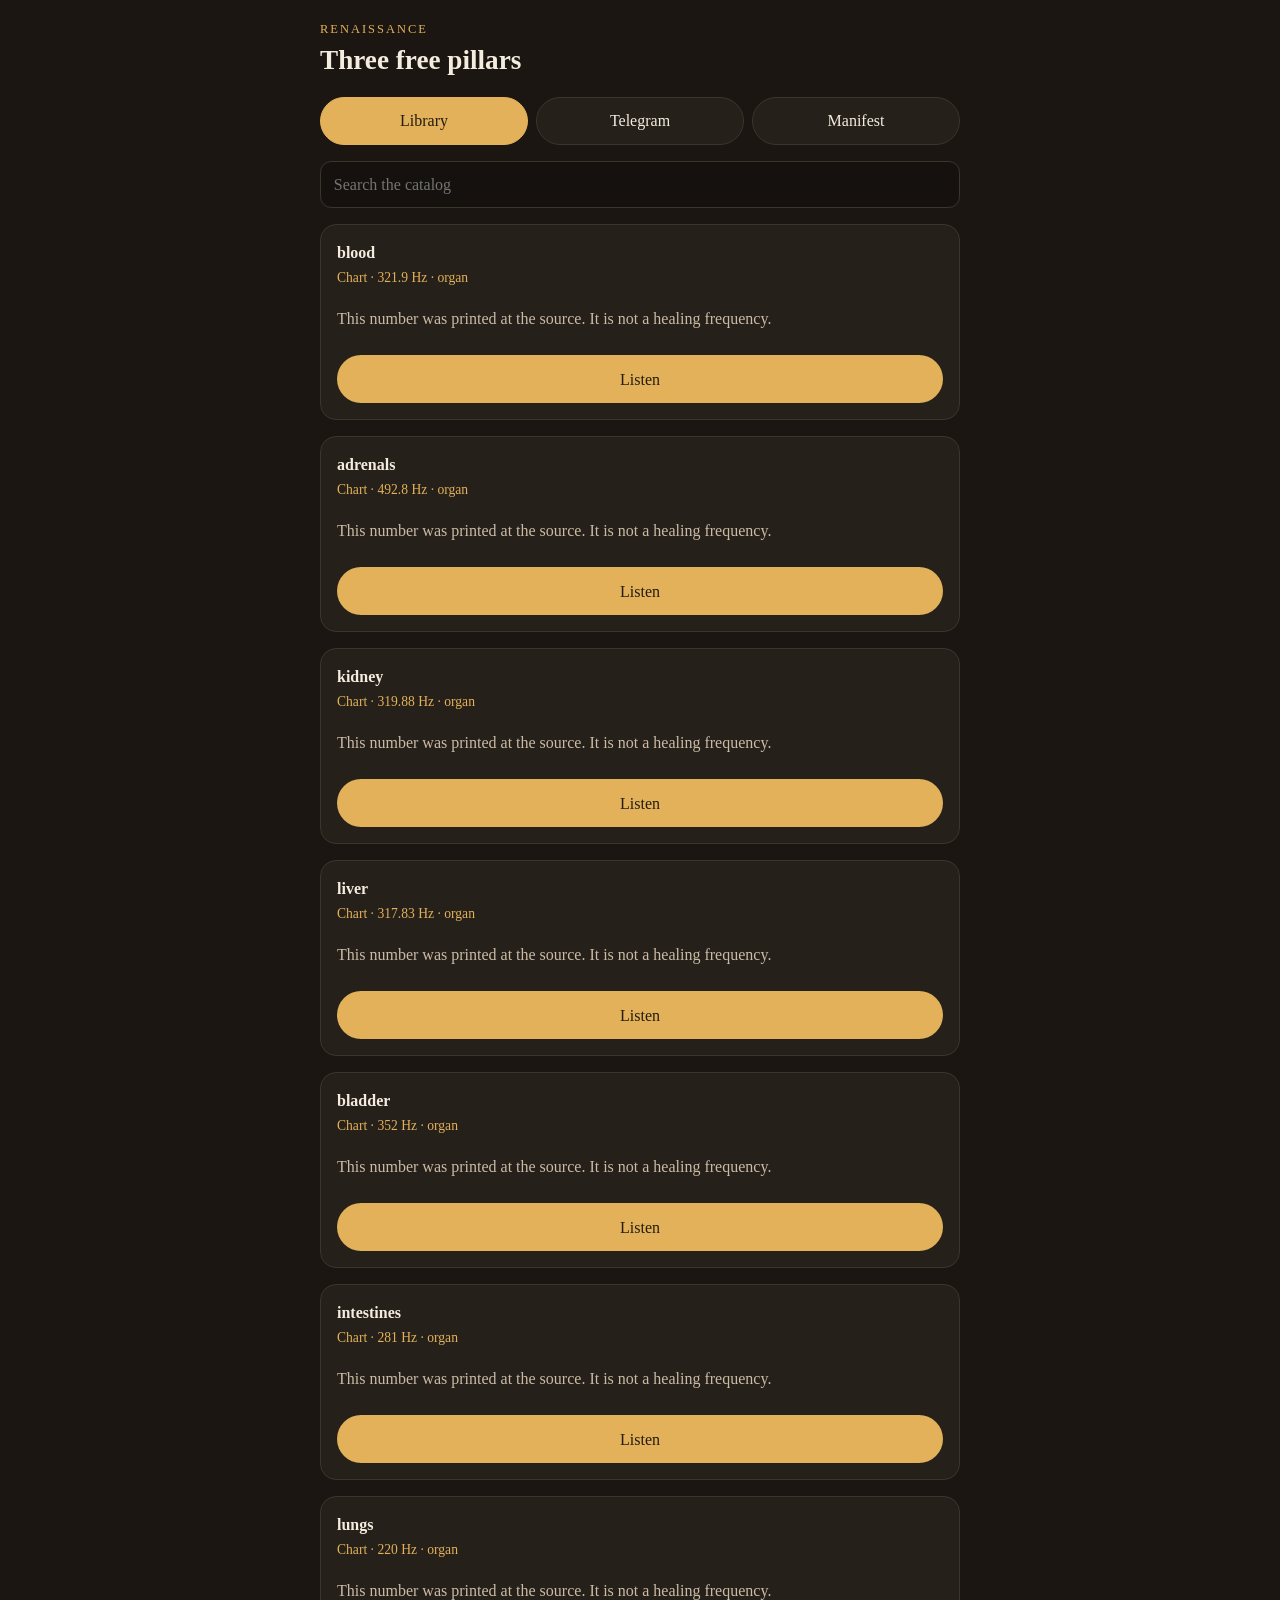
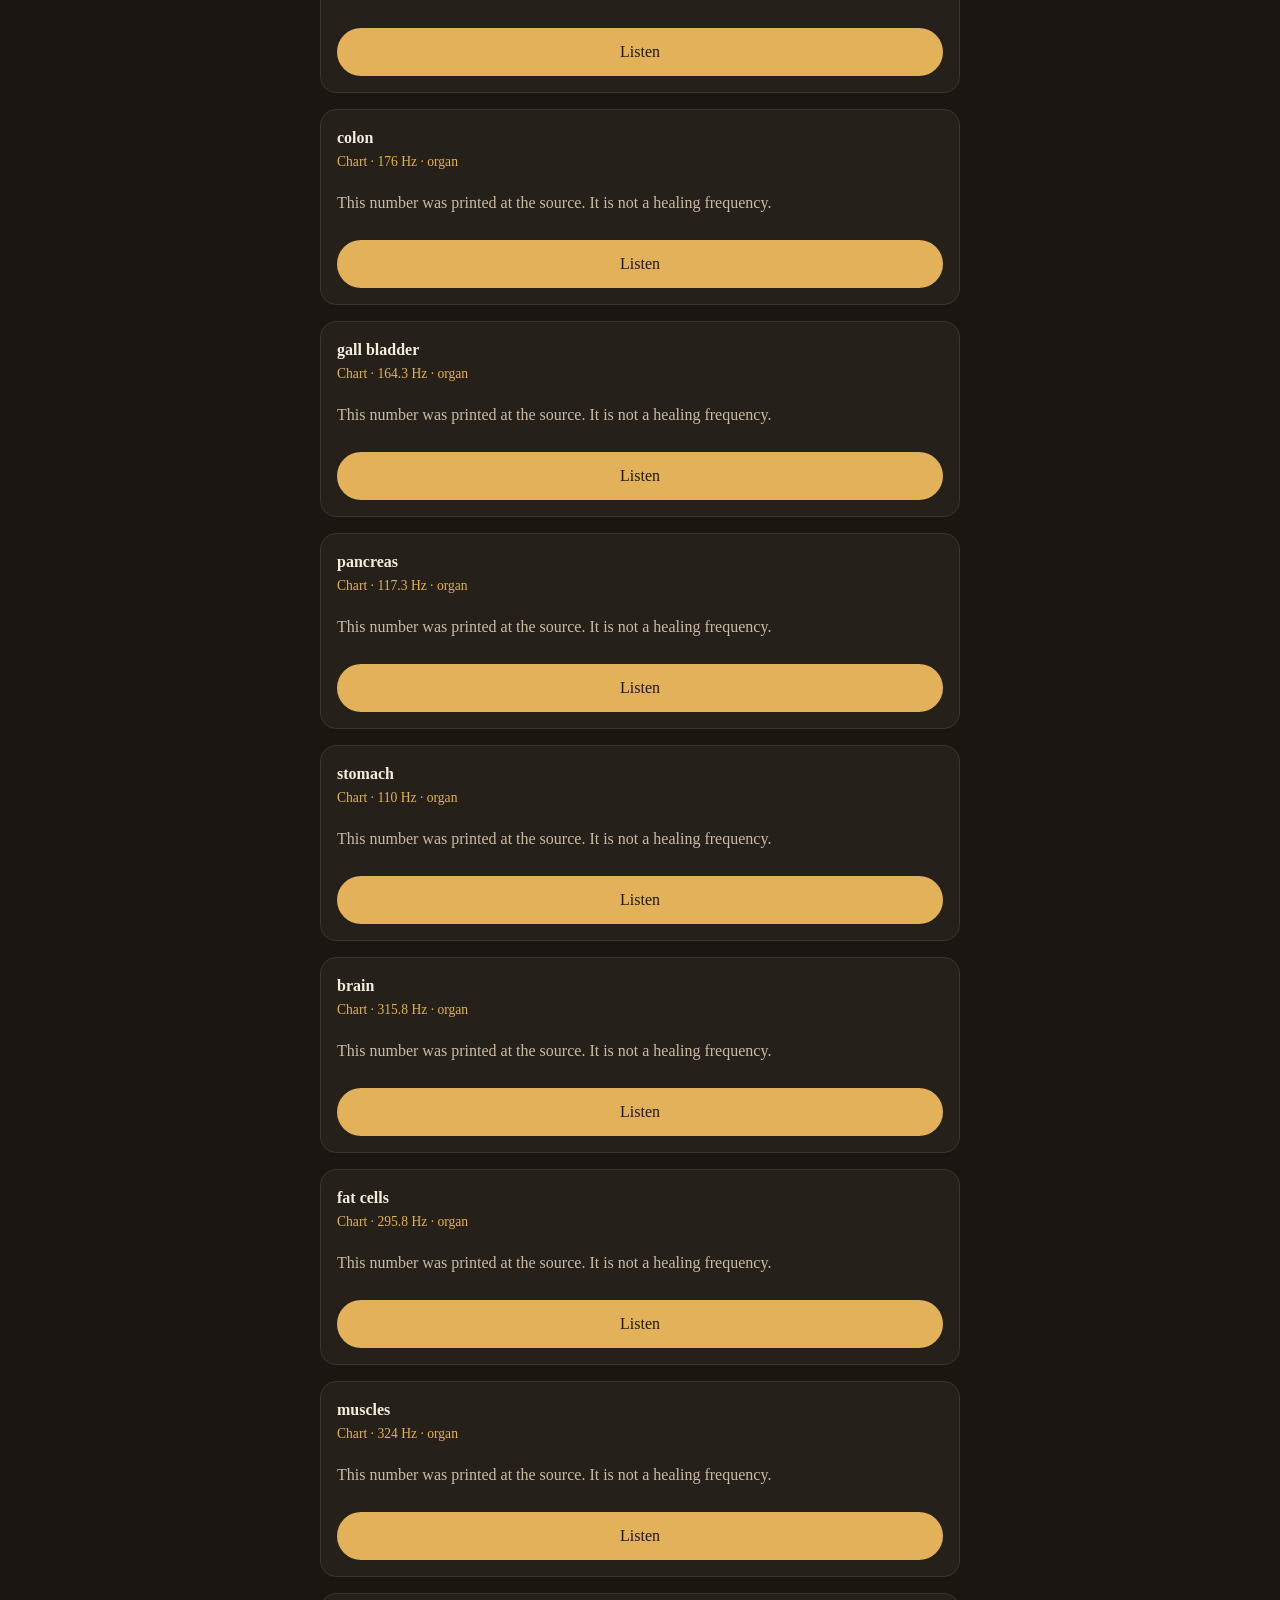
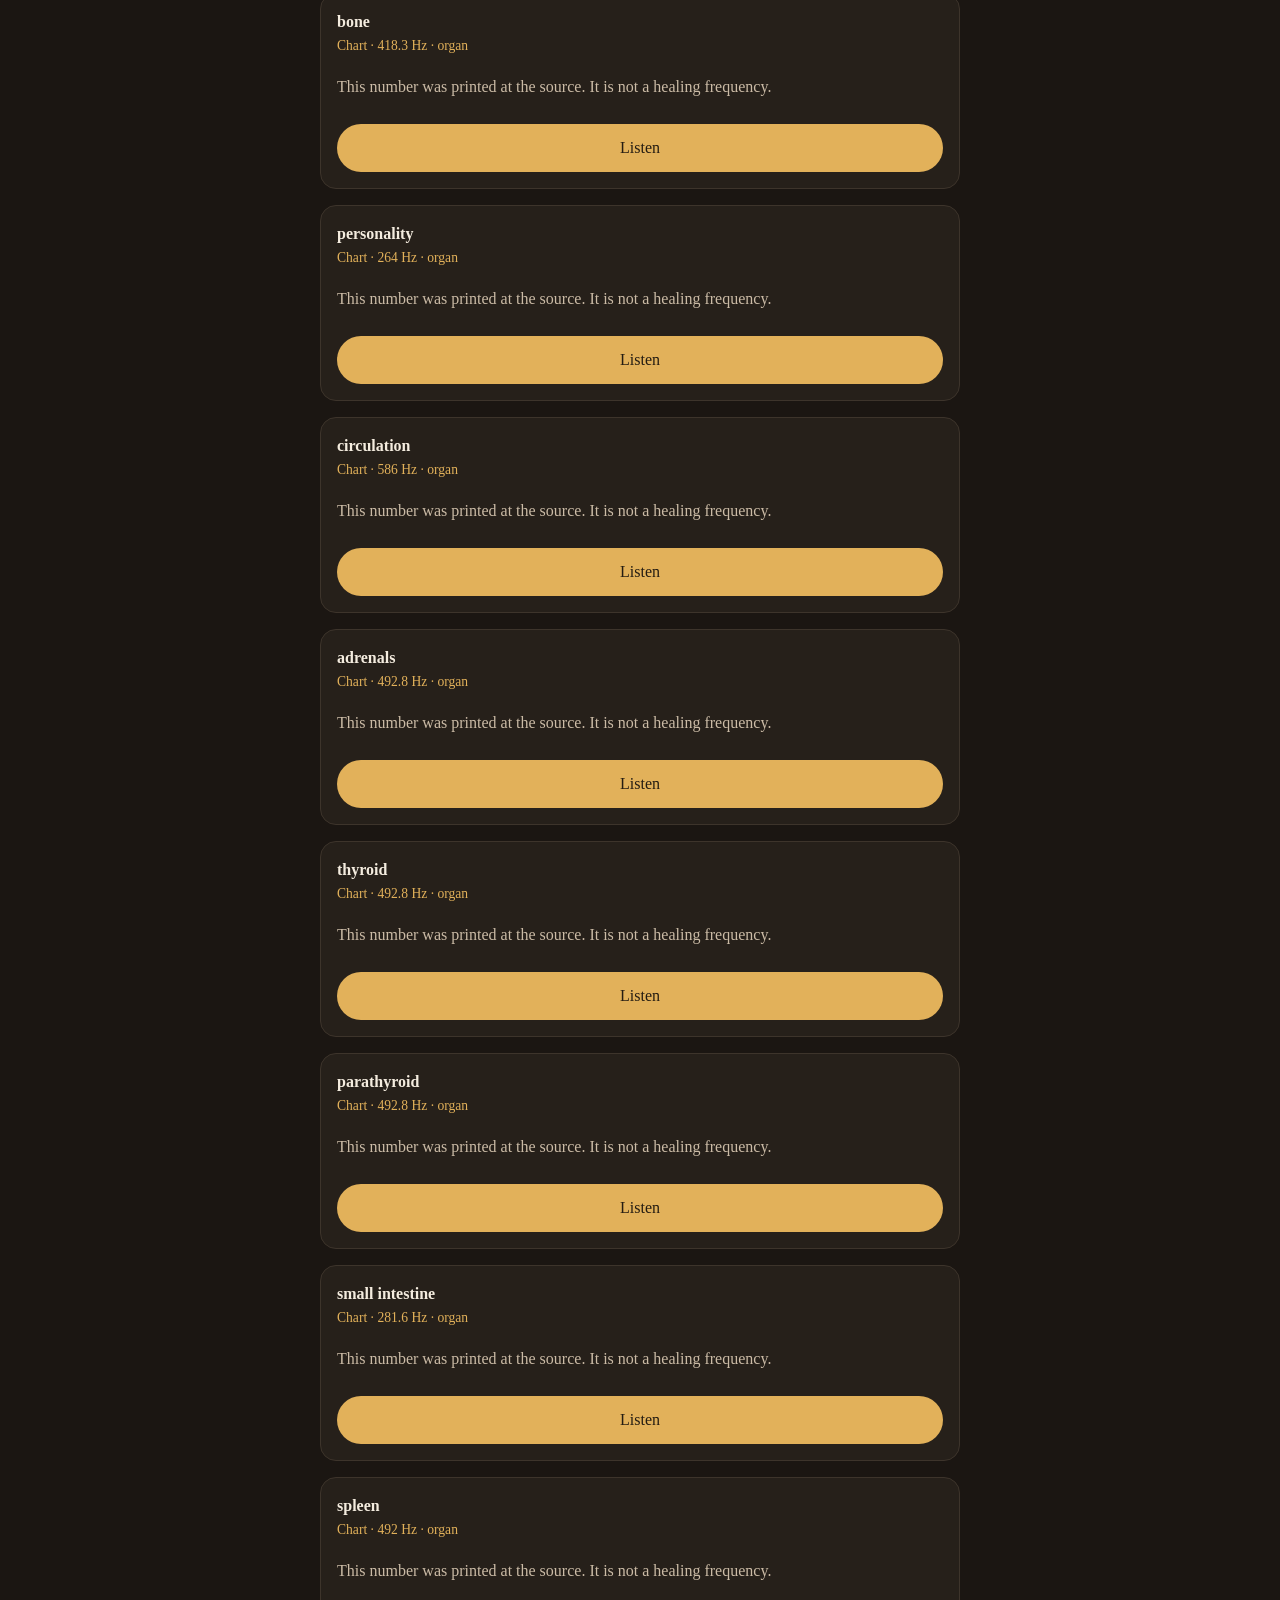
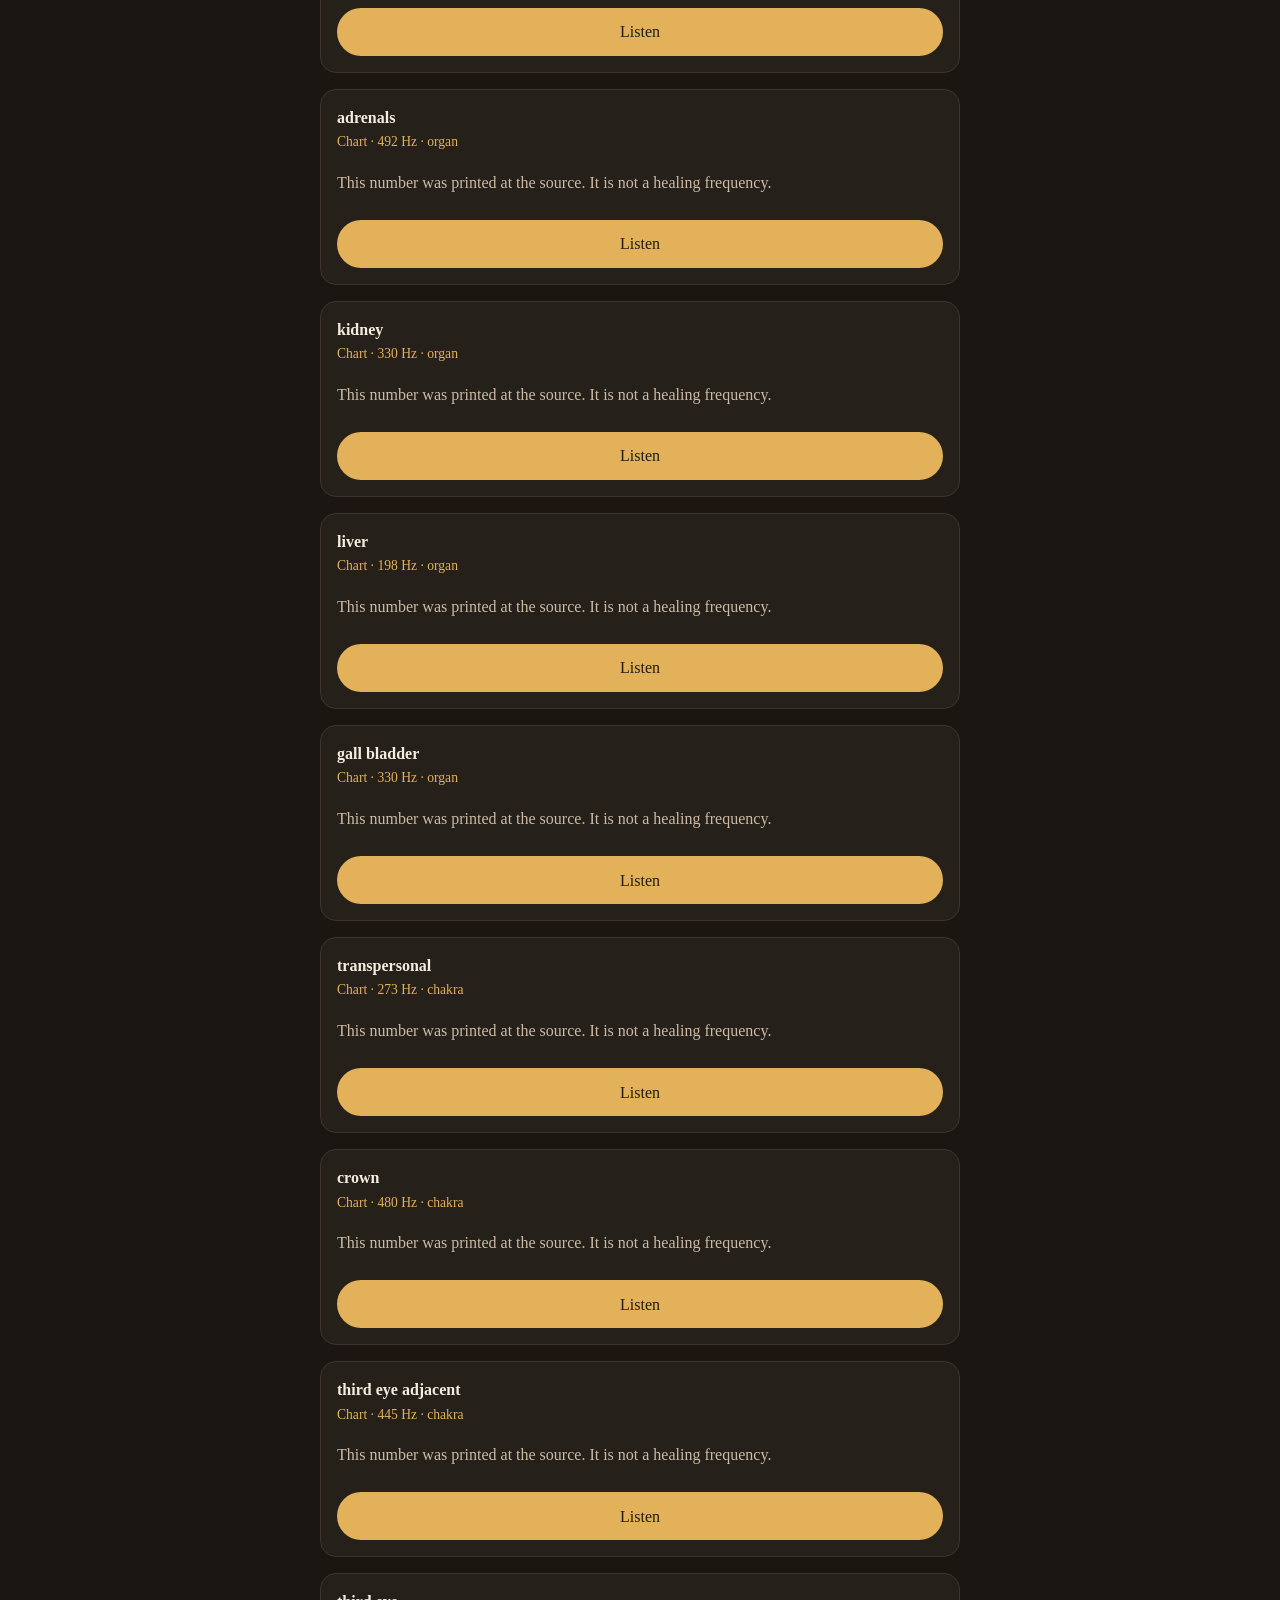
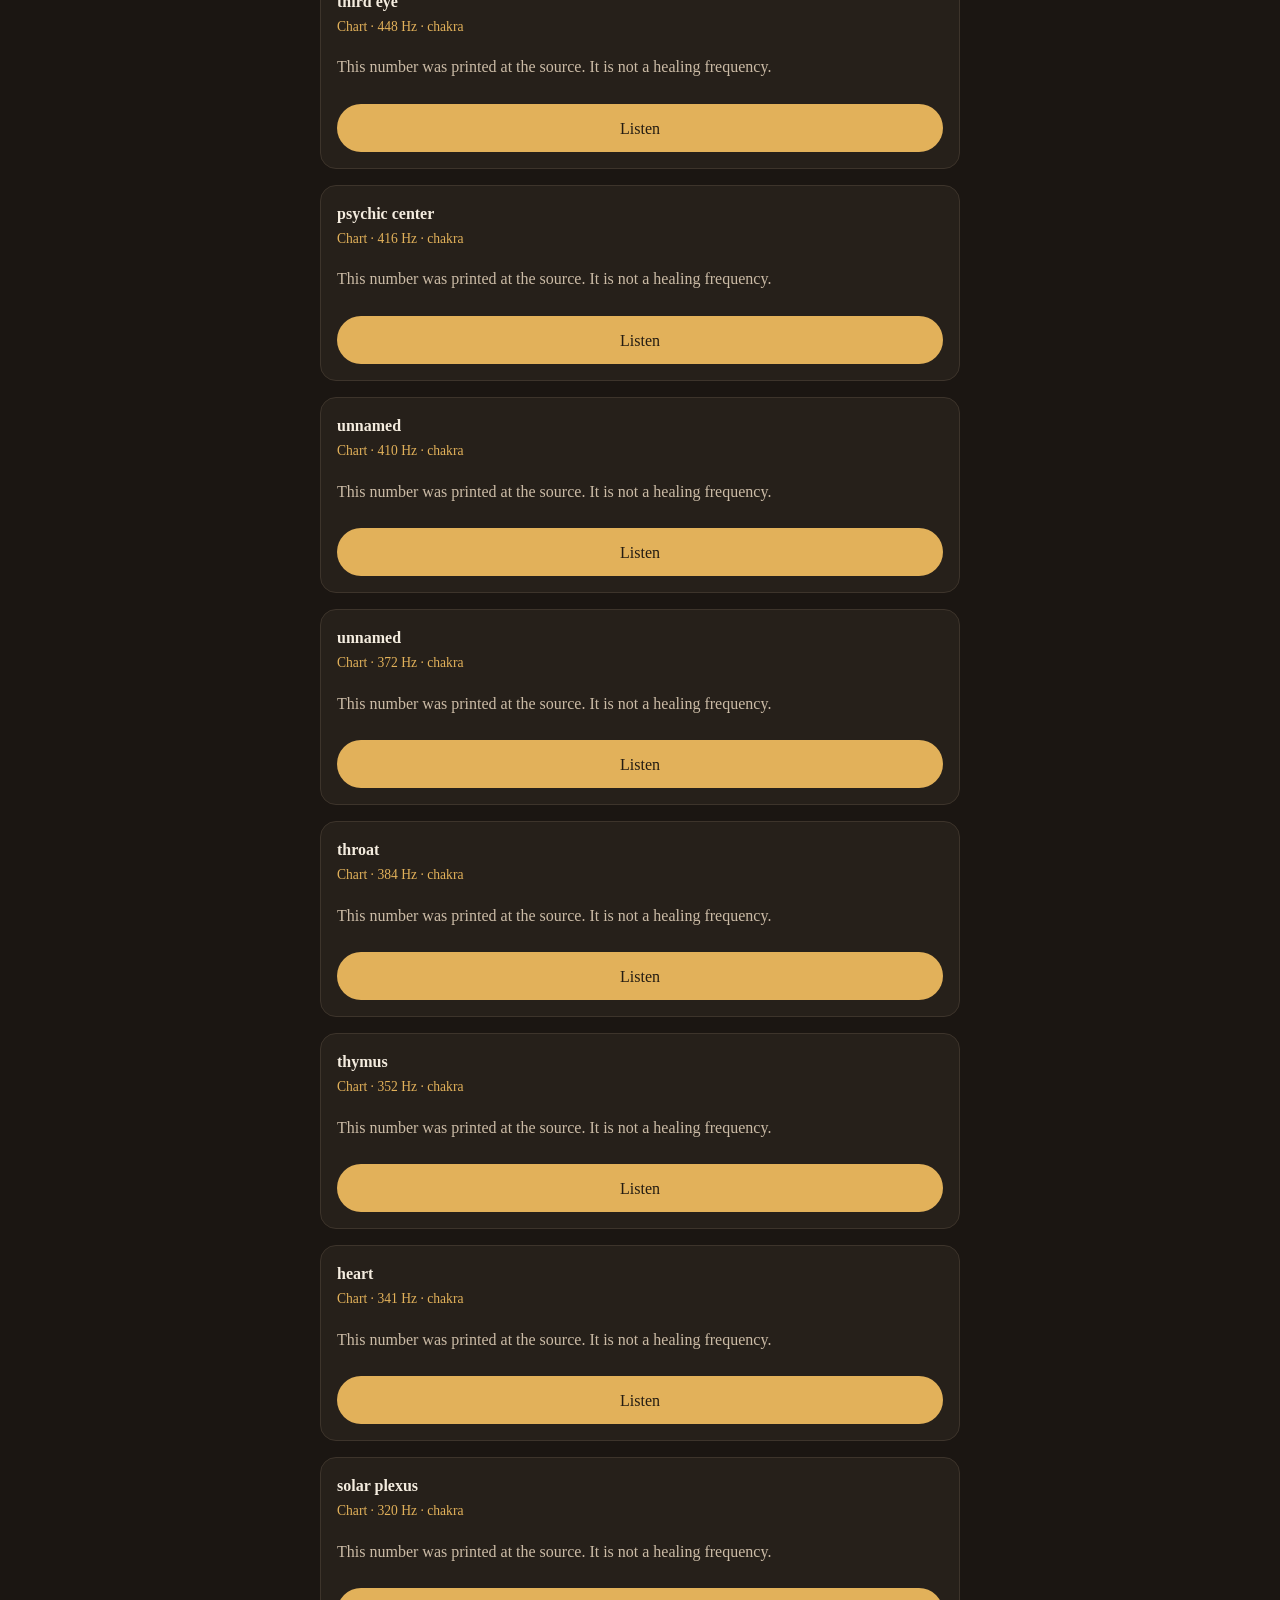
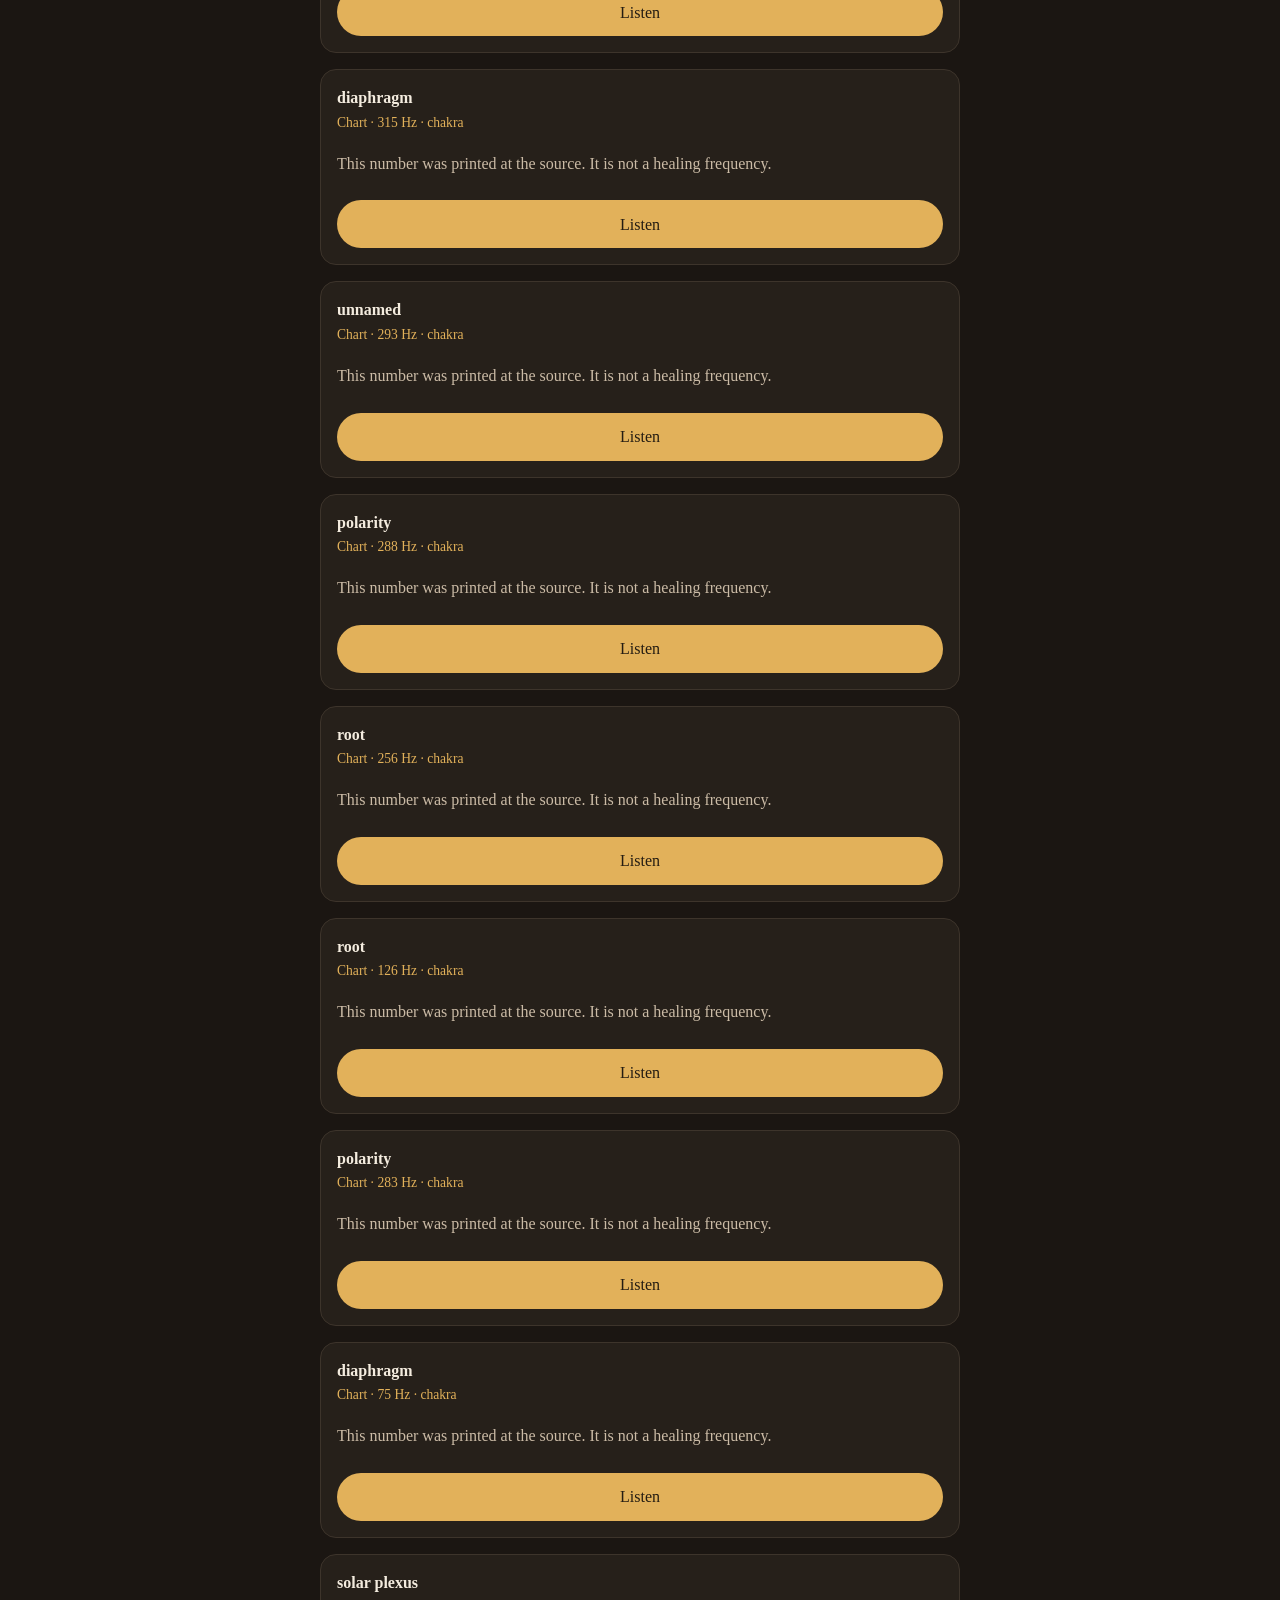
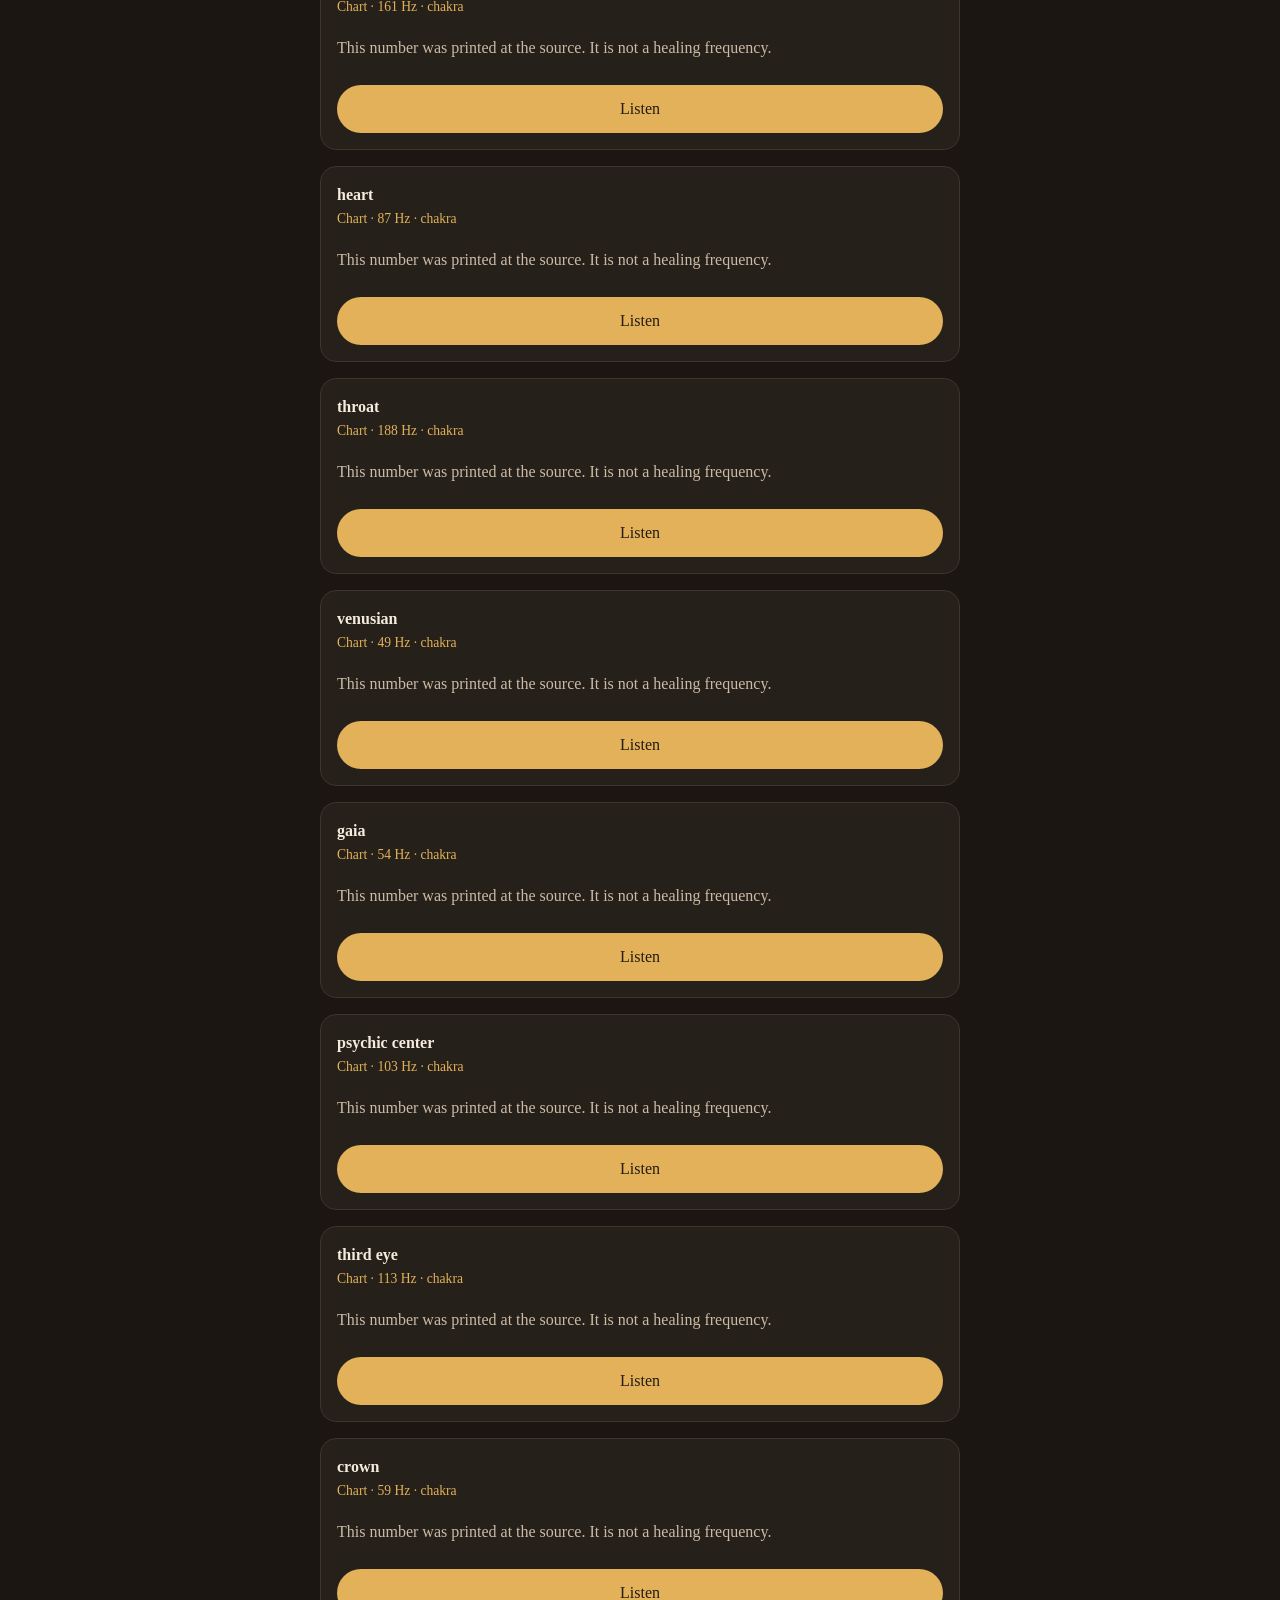
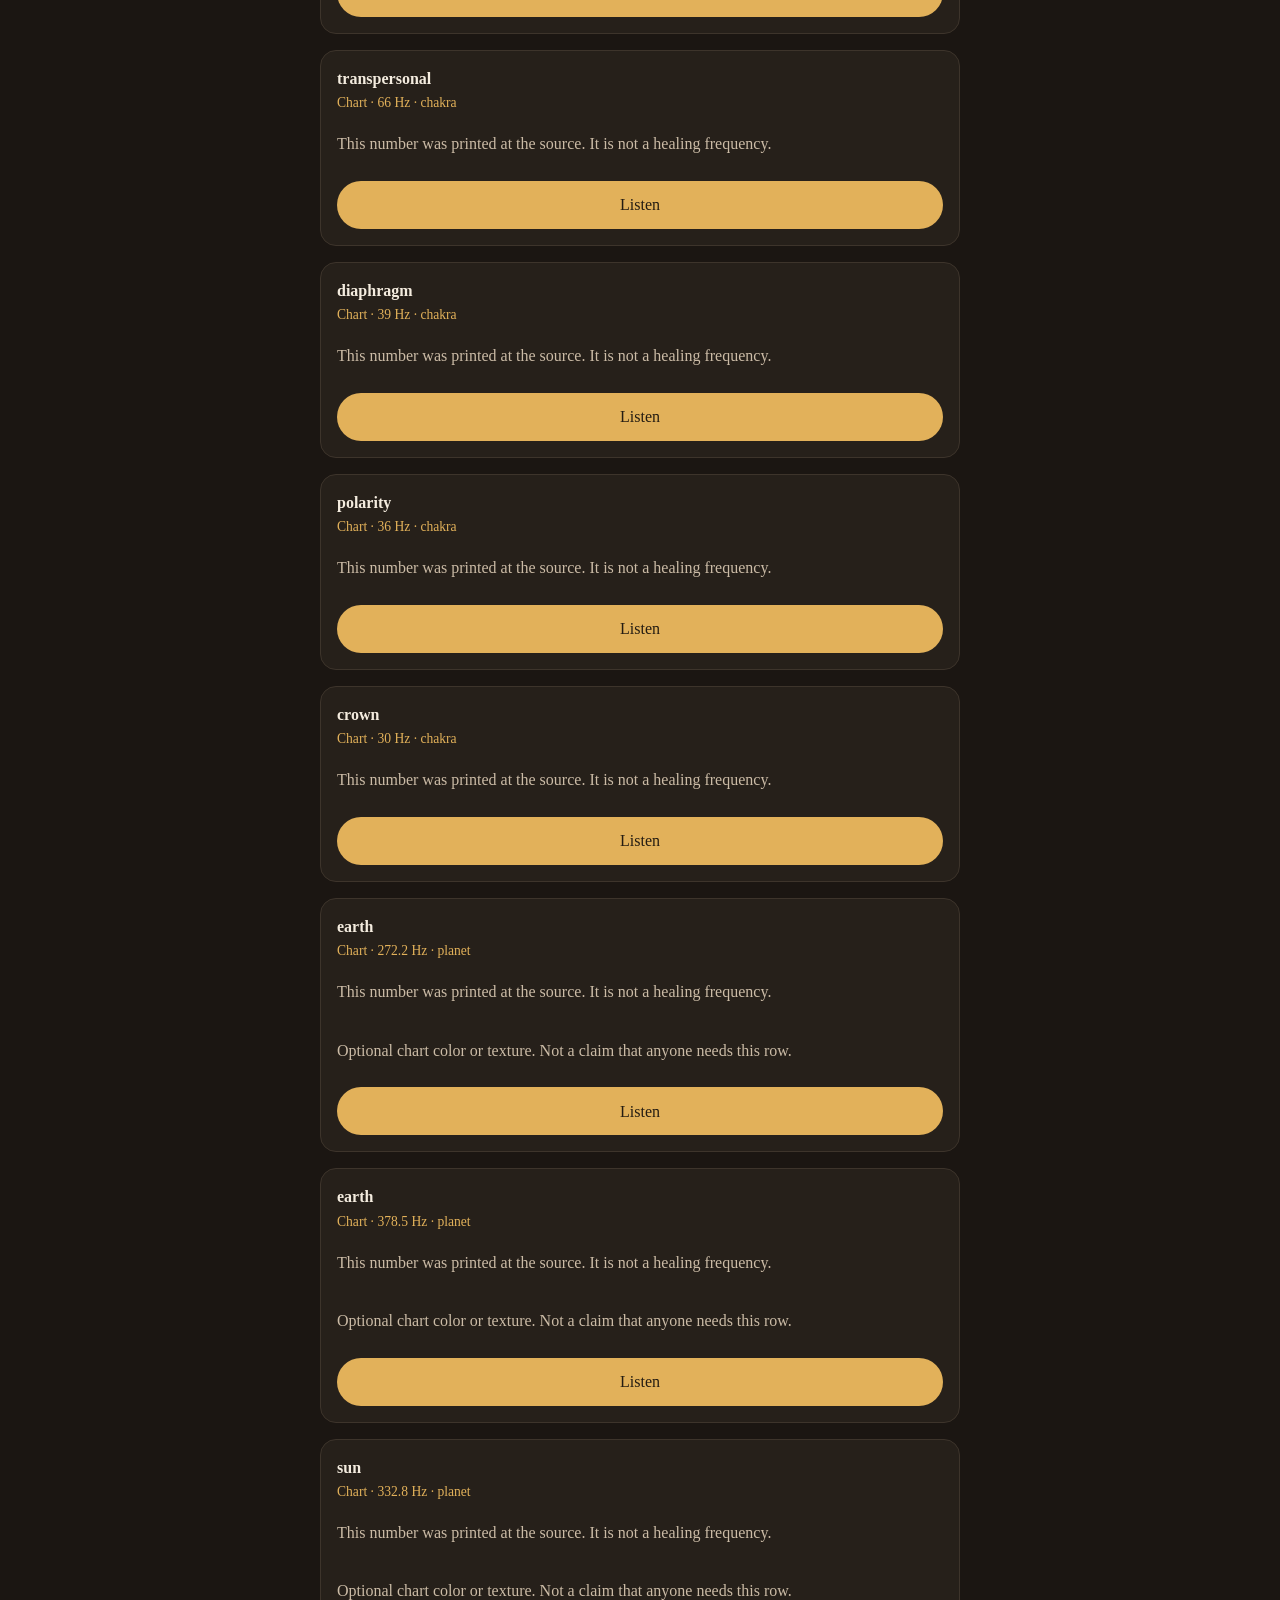
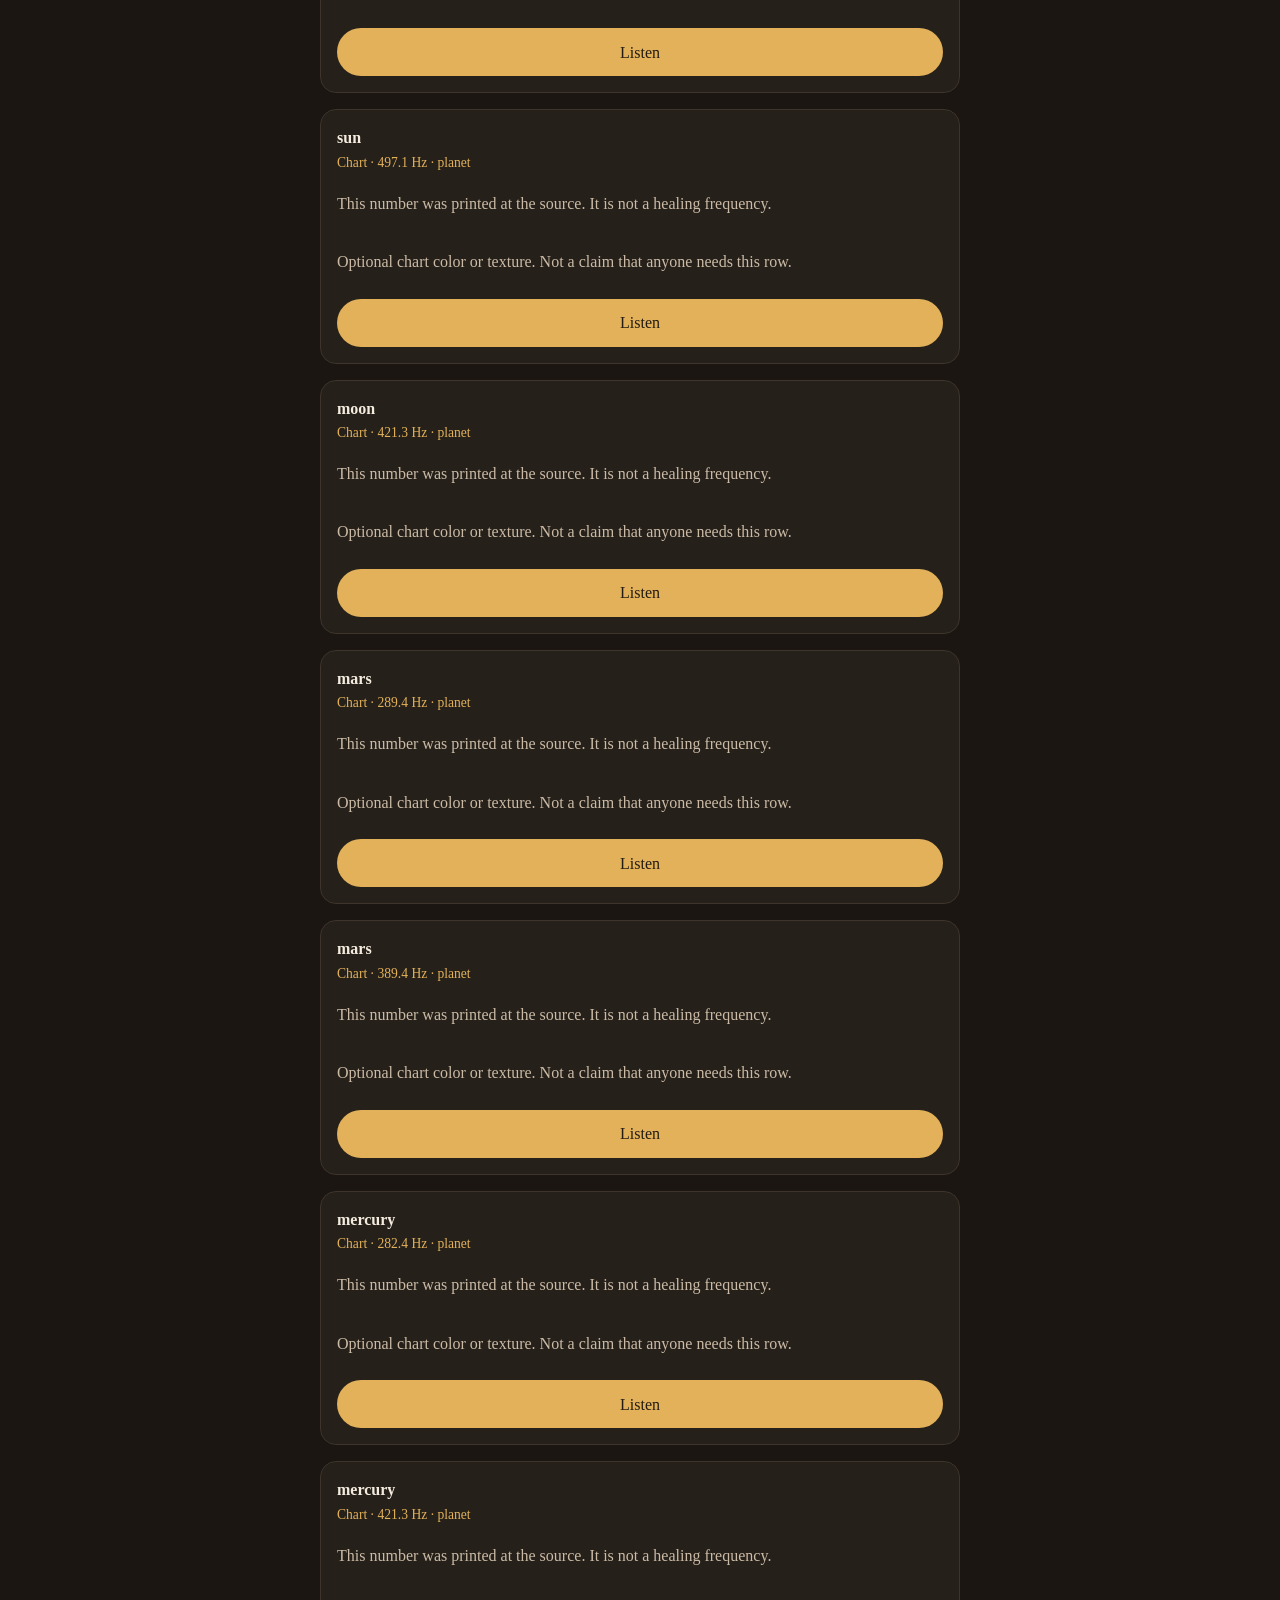
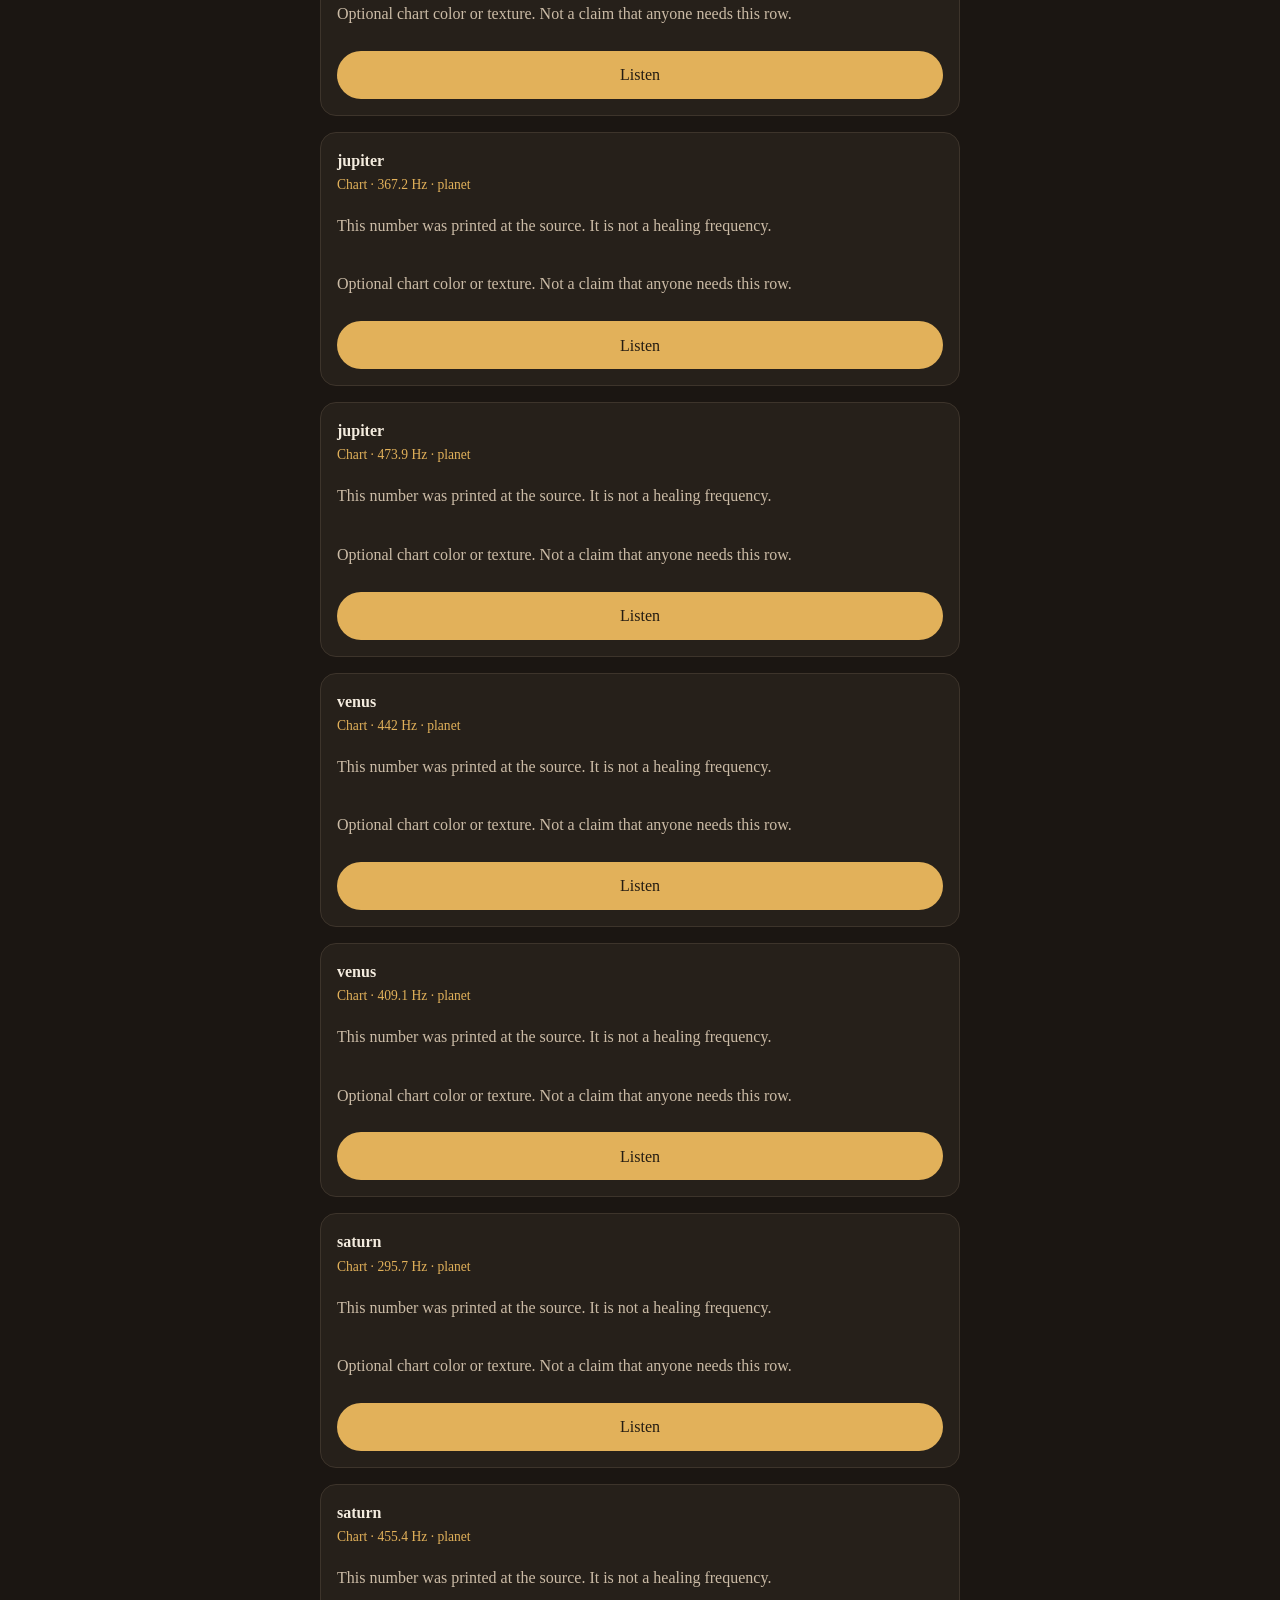
<file: index.html>
<!doctype html>
<meta charset="utf-8">
<meta http-equiv="refresh" content="0; url=product/renaissance/web/">
<title>Renaissance</title>
<p><a href="product/renaissance/web/">Renaissance free tier</a></p>
</file>
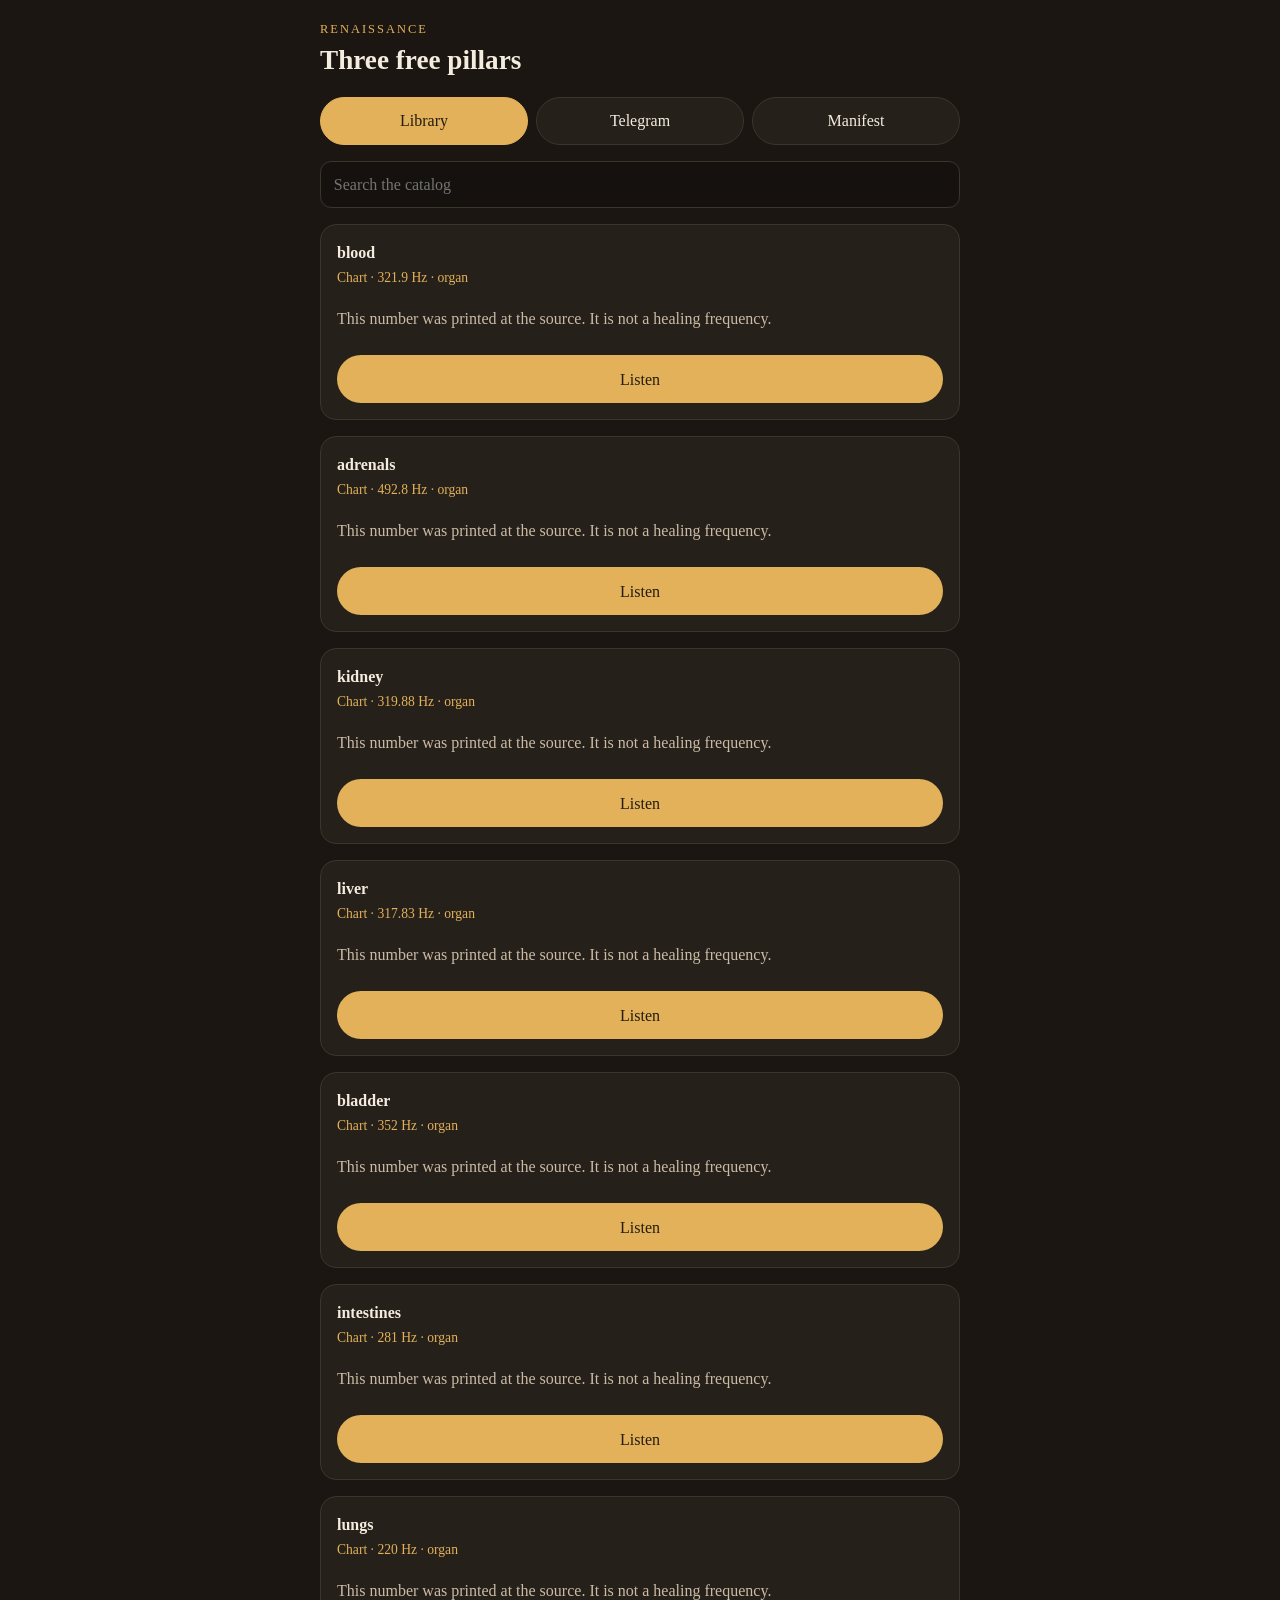
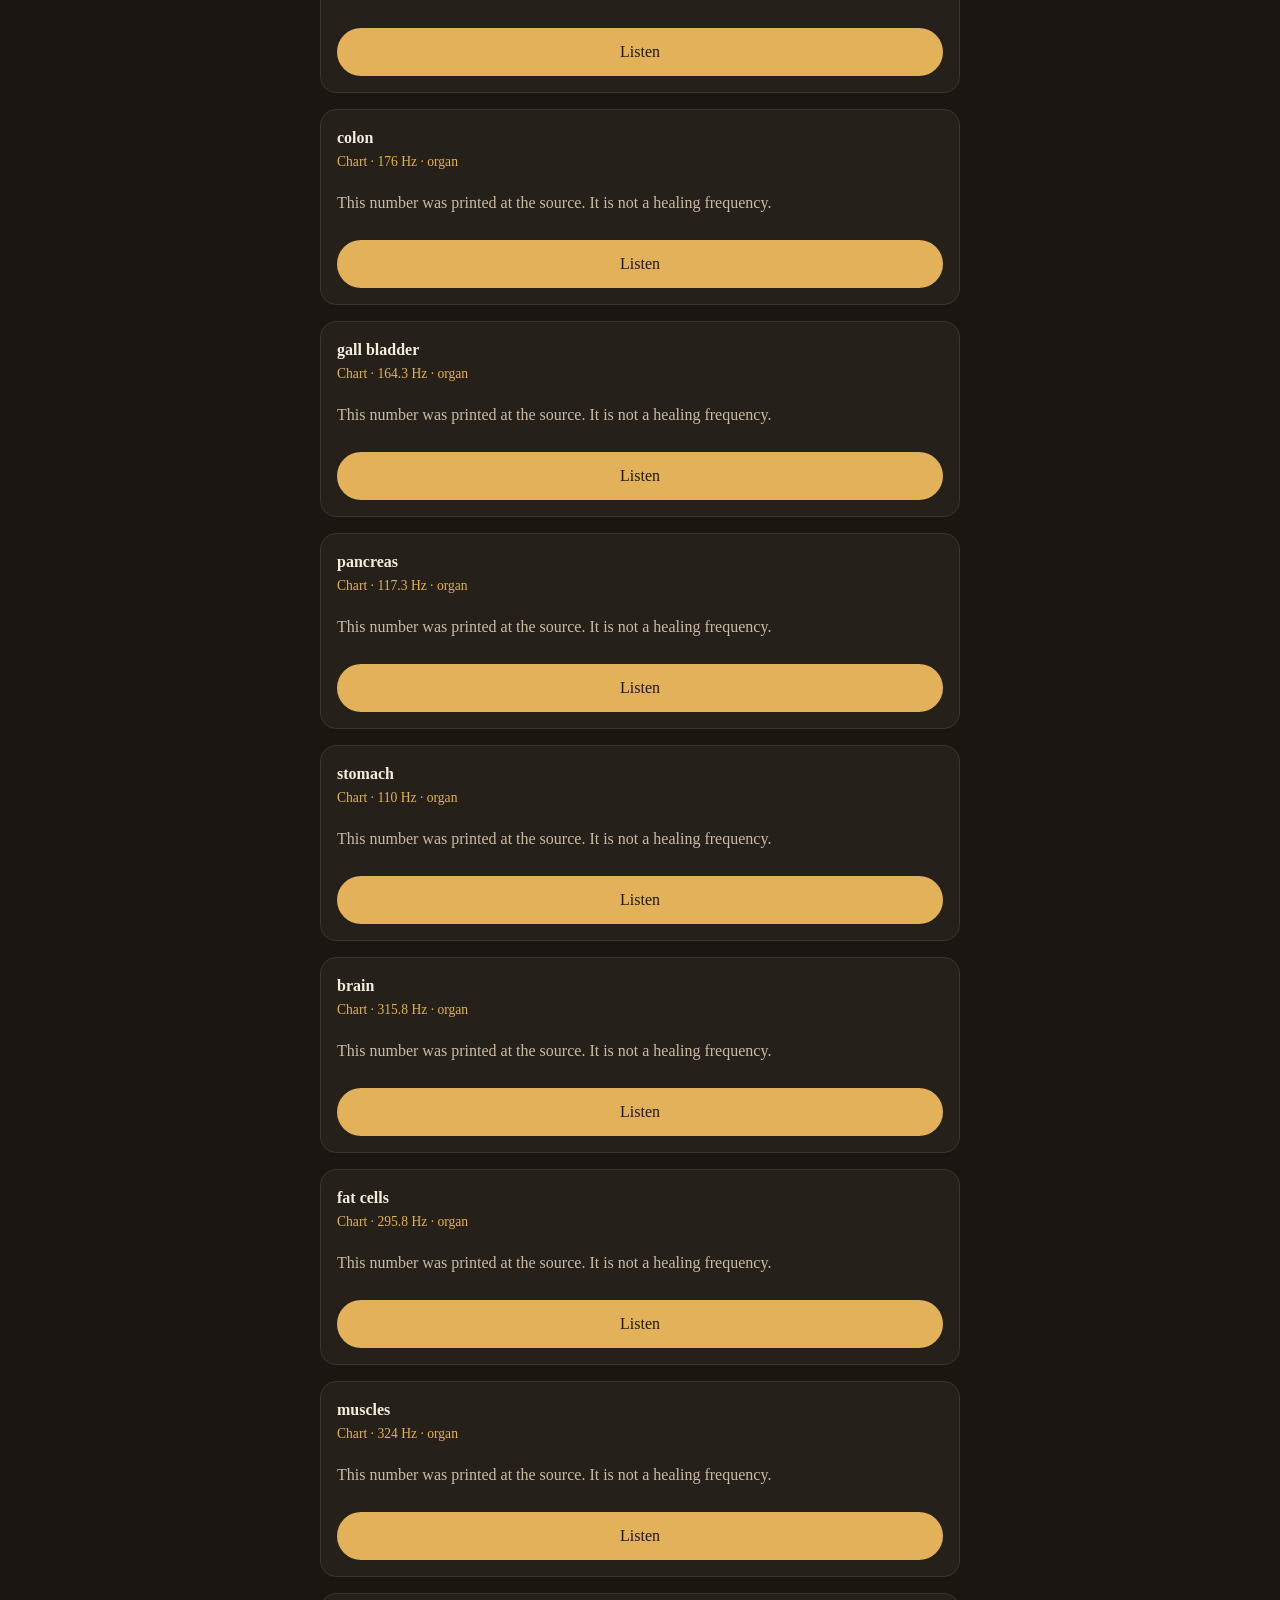
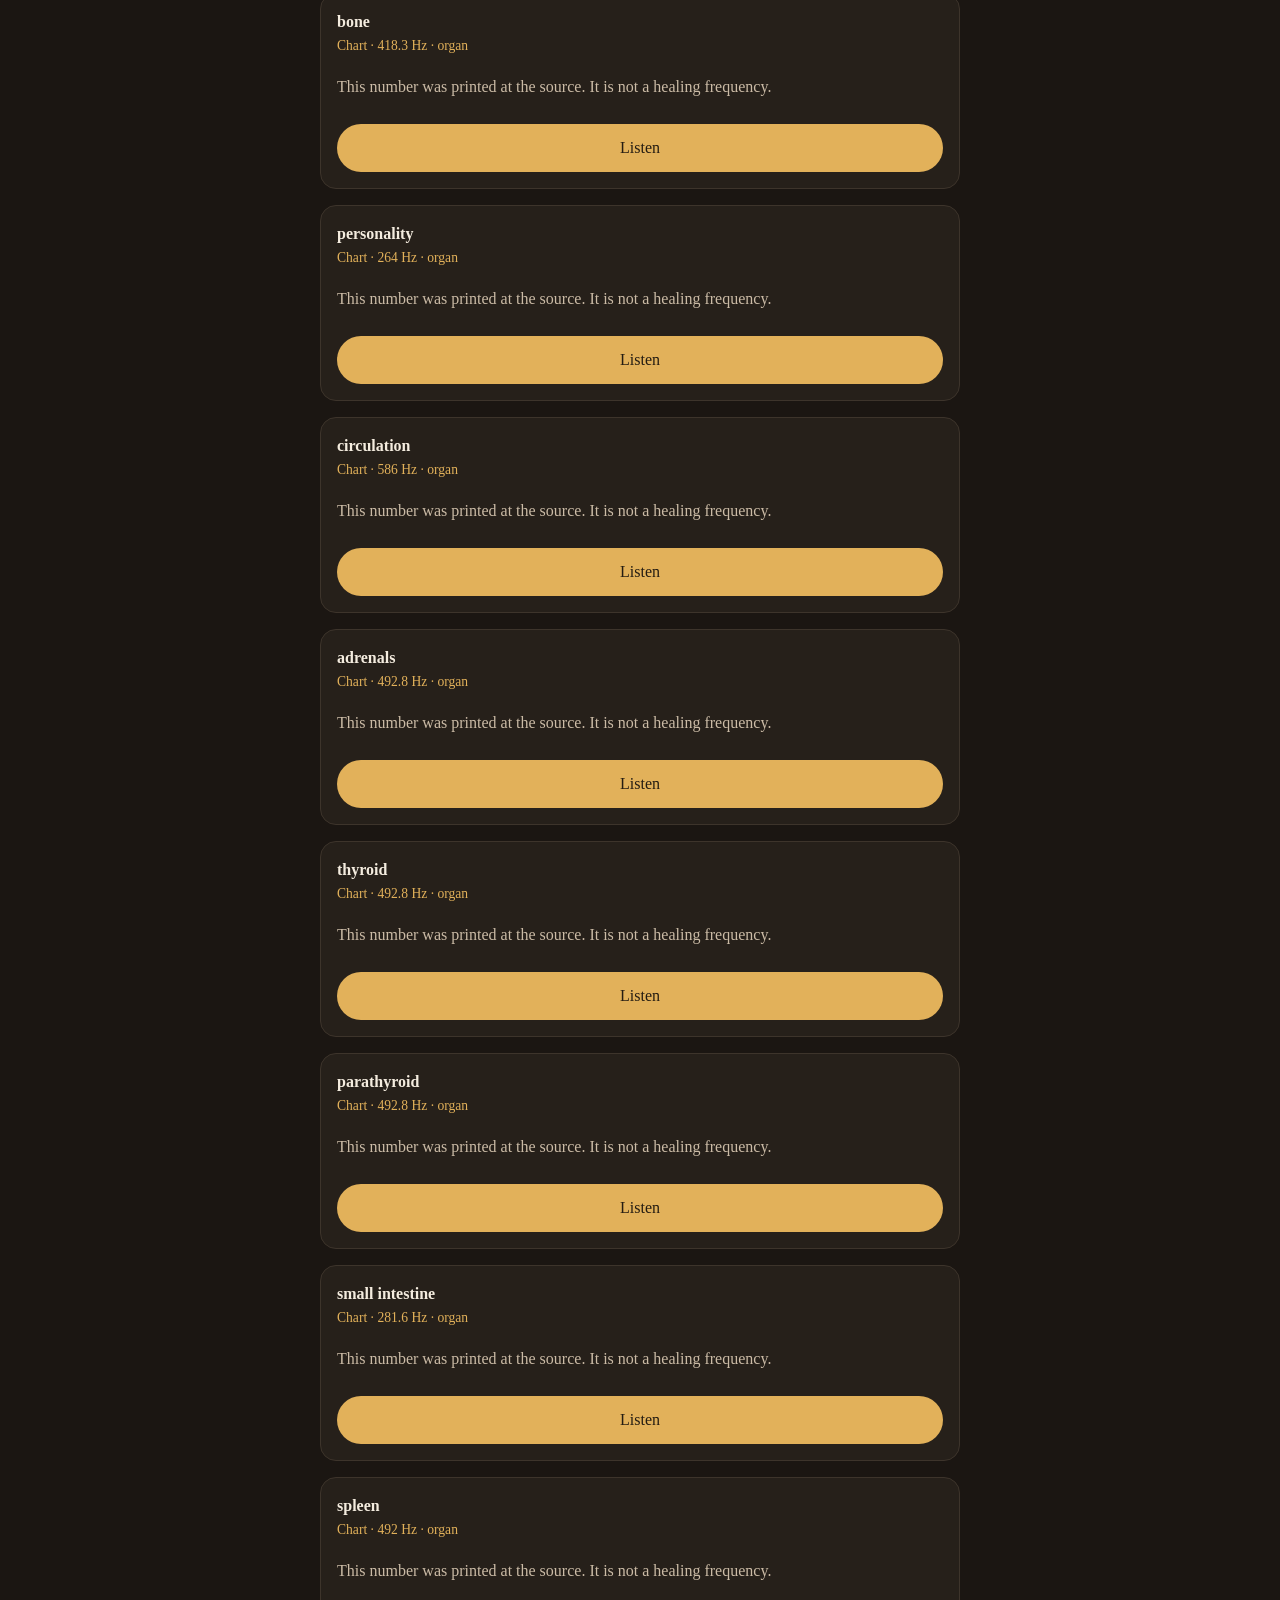
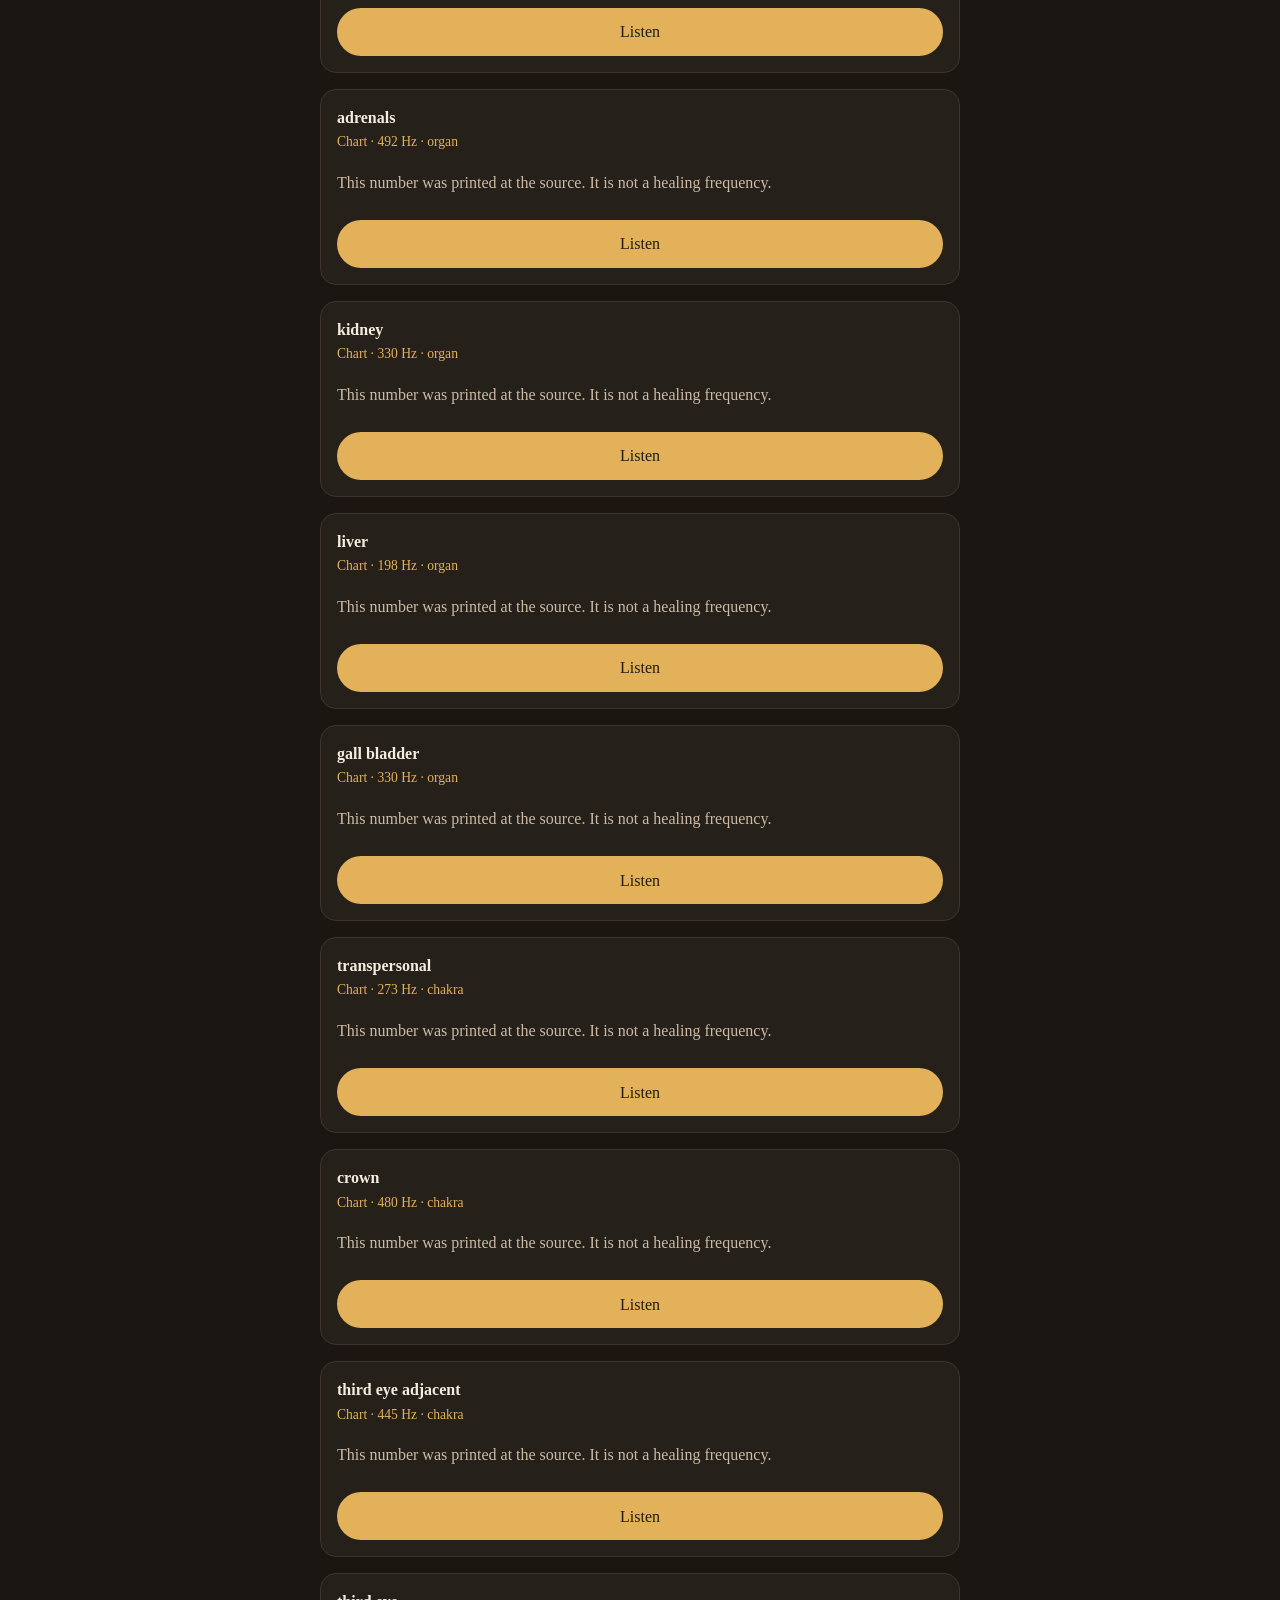
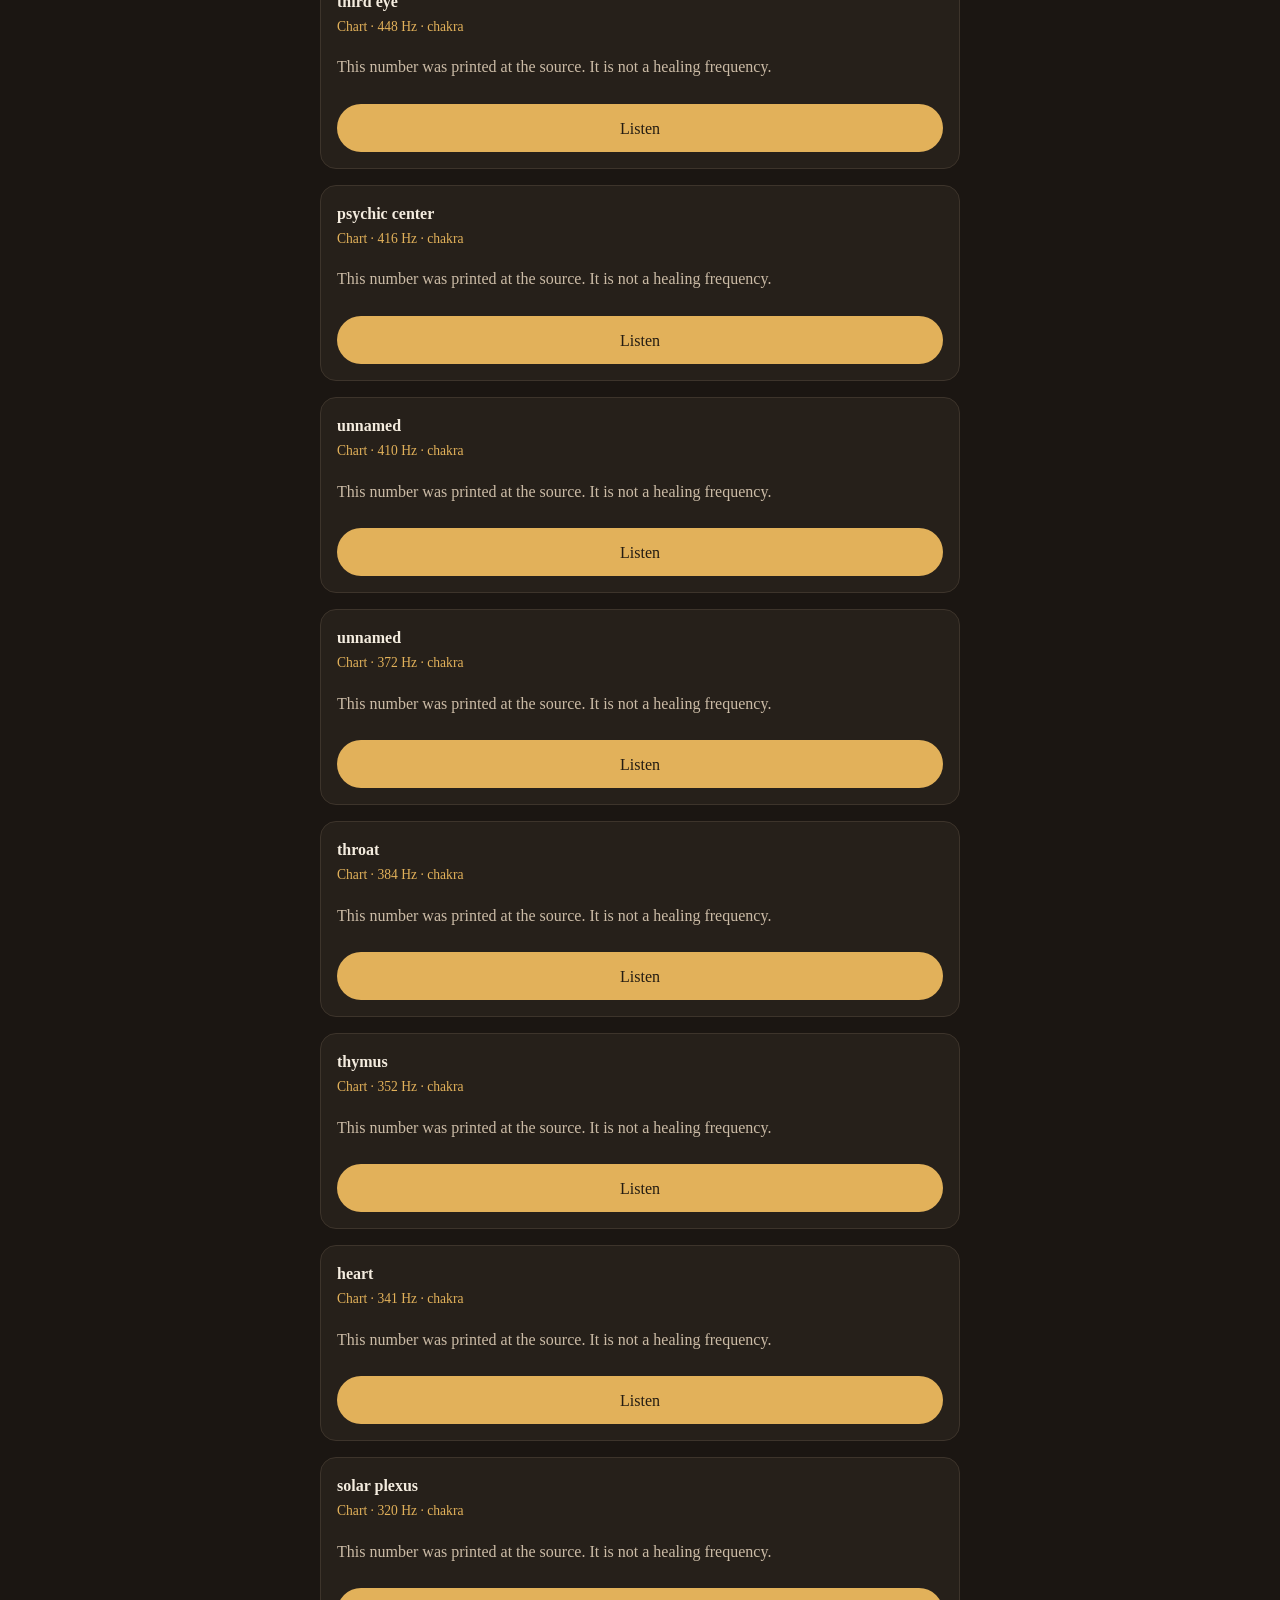
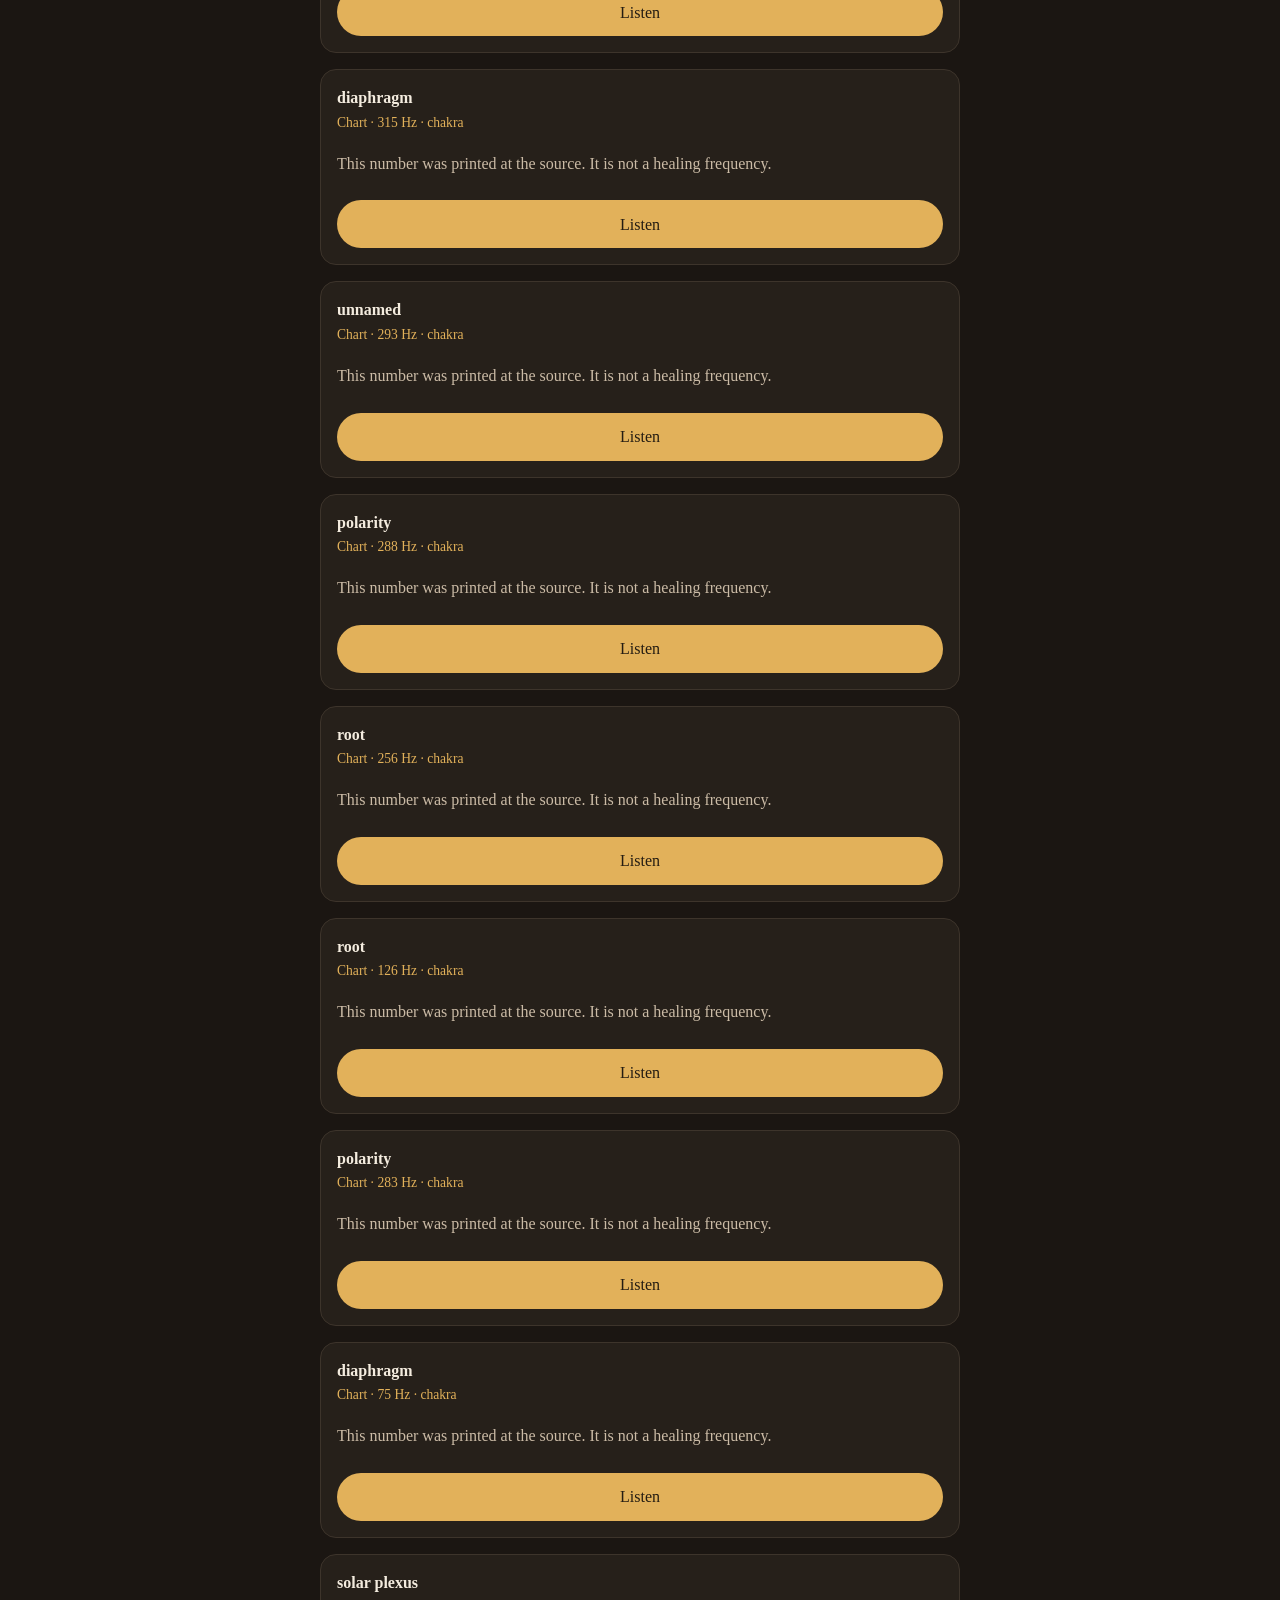
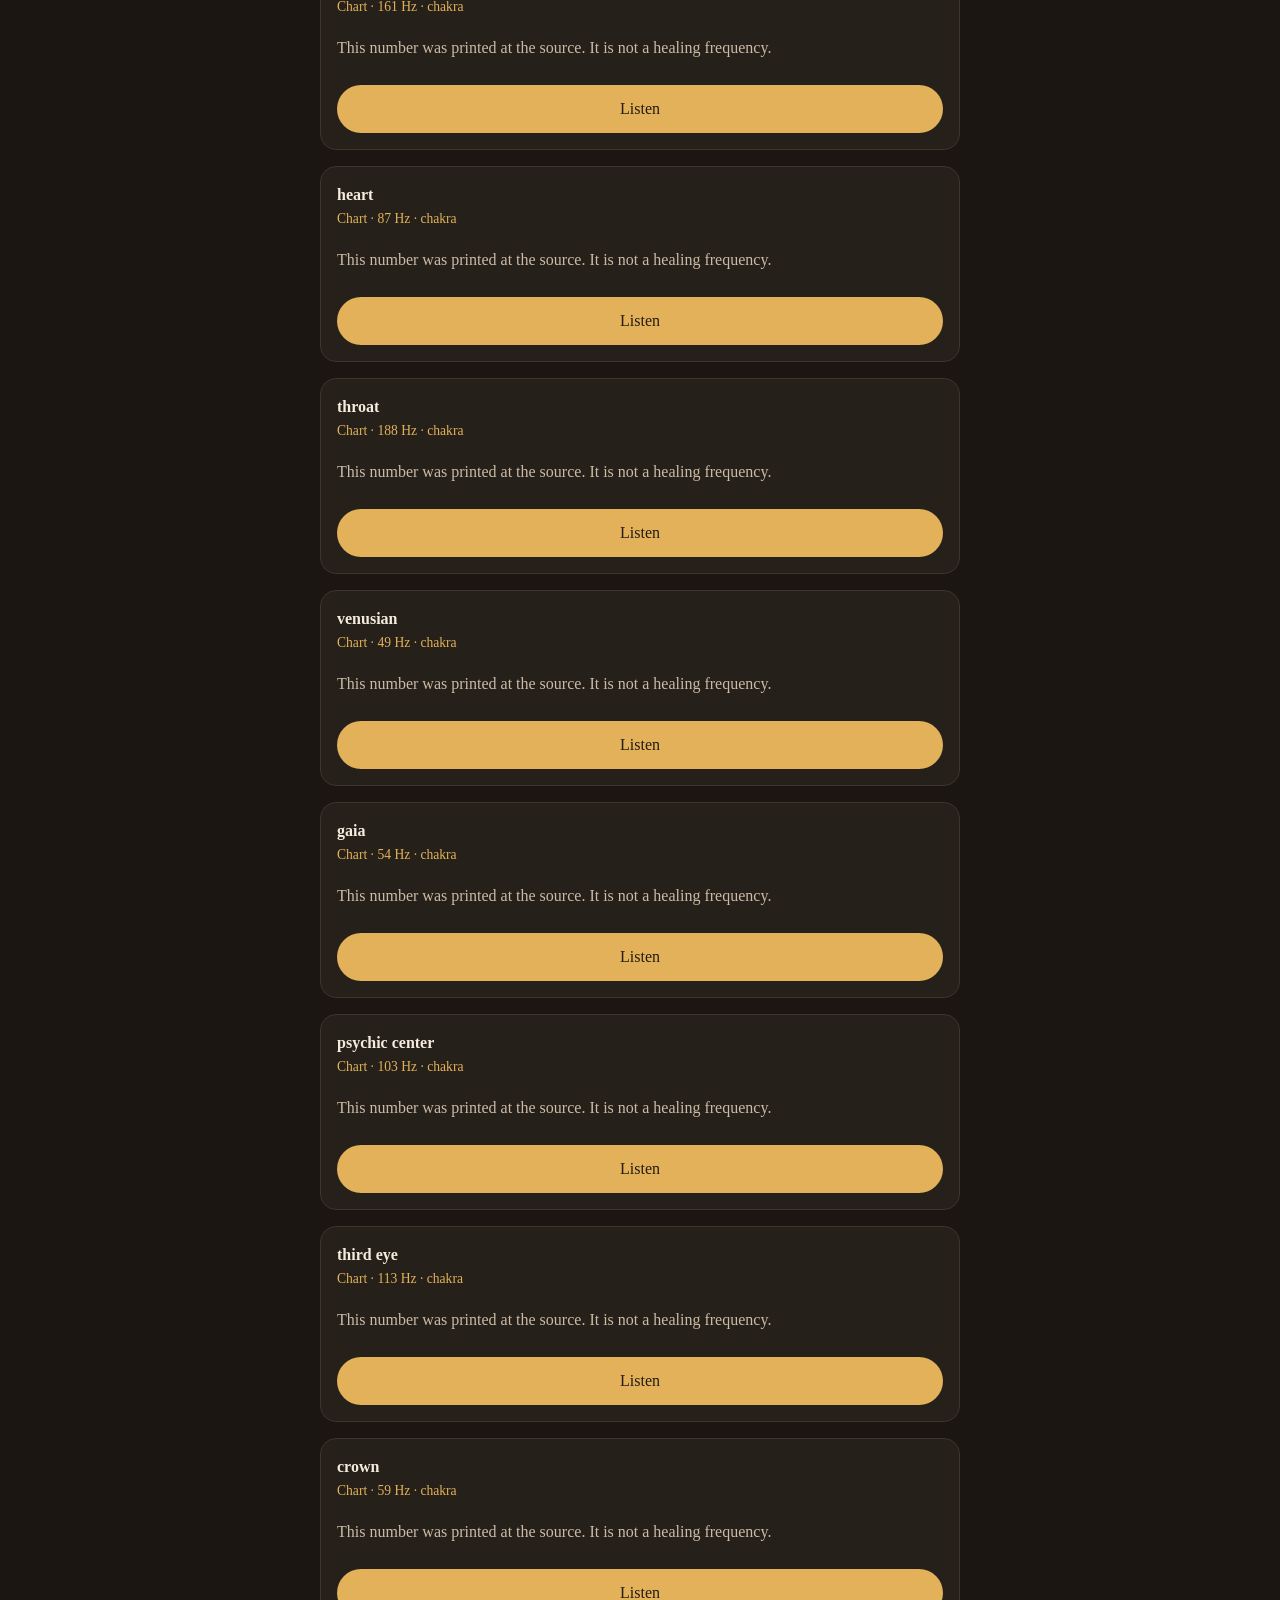
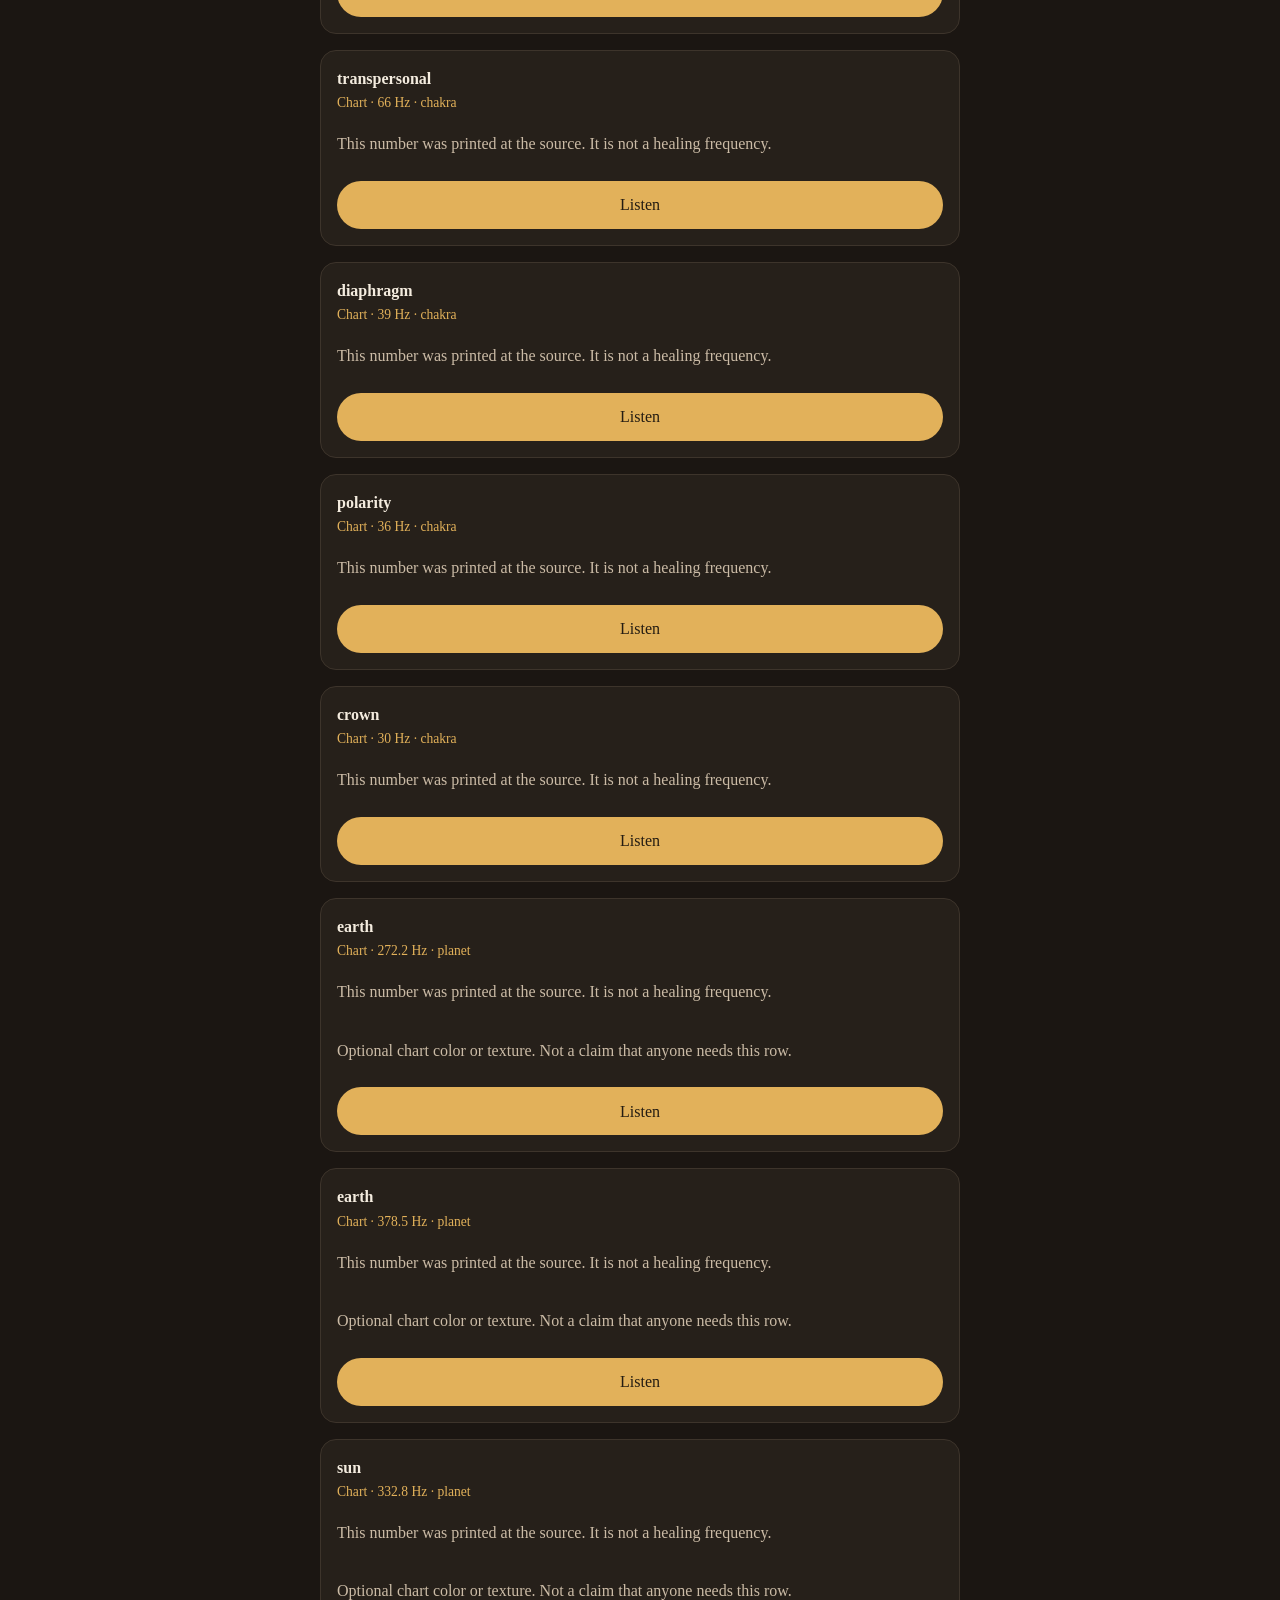
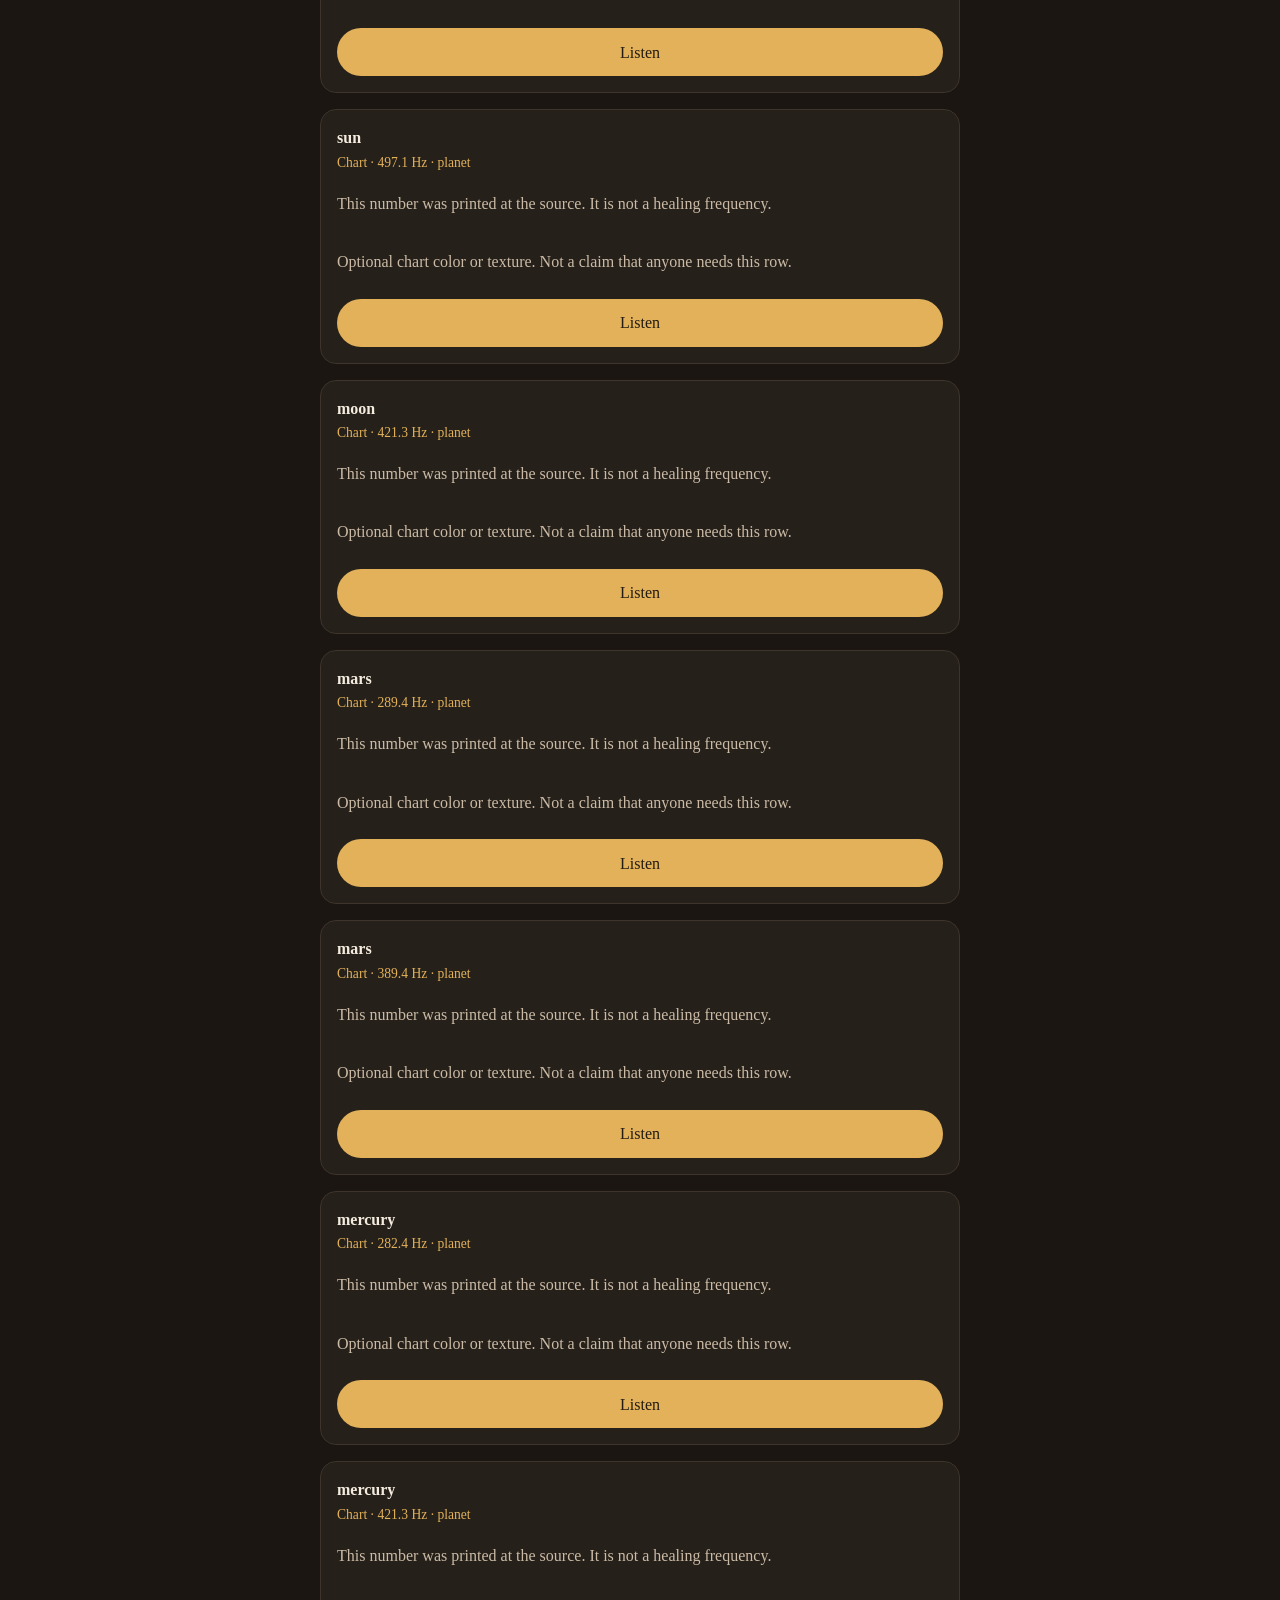
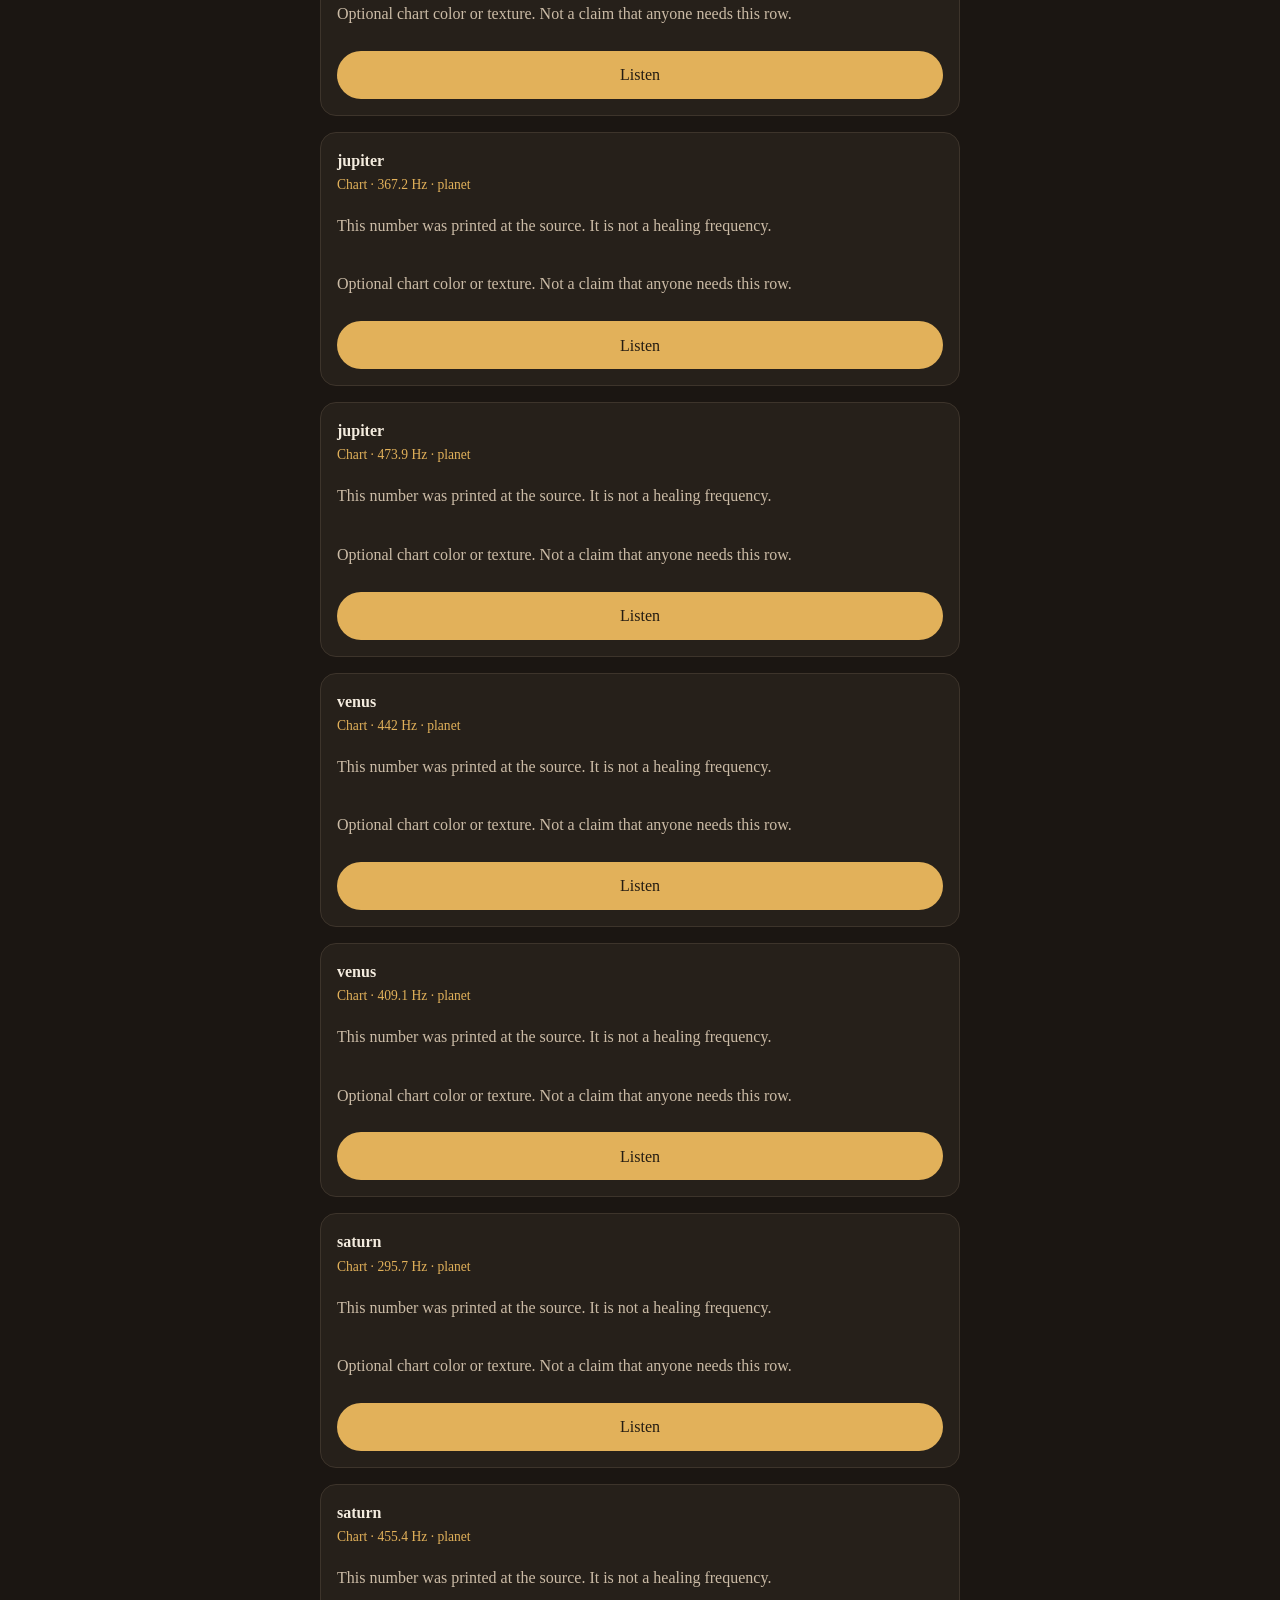
<file: product/renaissance/web/index.html>
<!doctype html>
<html lang="en">
<head>
  <meta charset="utf-8">
  <meta name="viewport" content="width=device-width, initial-scale=1">
  <meta name="referrer" content="no-referrer">
  <title>Renaissance</title>
  <link rel="stylesheet" href="style.css">
</head>
<body>
  <header>
    <p class="mark">Renaissance</p>
    <h1>Three free pillars</h1>
    <nav aria-label="Pillars">
      <button type="button" data-pillar="library" aria-pressed="true">Library</button>
      <button type="button" data-pillar="telegram" aria-pressed="false">Telegram</button>
      <button type="button" data-pillar="manifest" aria-pressed="false">Manifest</button>
    </nav>
  </header>
  <main id="view"></main>
  <section id="videos" aria-label="Explainers">
    <h2>Explainers</h2>
    <p class="note">Placeholder. No rendered video is in the repository yet.</p>
    <div class="player" data-video="library">Library explainer placeholder</div>
    <div class="player" data-video="telegram">Telegram explainer placeholder</div>
    <div class="player" data-video="manifest">Manifest explainer placeholder</div>
  </section>
  <footer>
    <p>A printed hertz is a source value, not a medical effect. This is not a medical device and not PEMF.</p>
    <p>Ordinary binaural beats are not an entrainment claim. A 2023 PLOS One review of 14 EEG studies found 5 supportive, 8 not, and 1 mixed.</p>
    <p>Deterministic tones from the catalog. No language model. No payment.</p>
  </footer>
  <script type="module" src="app.mjs"></script>
</body>
</html>
</file>
<file: product/renaissance/web/style.css>
:root {
  color-scheme: dark;
  --ink: #f4ecdf;
  --muted: #cbbba6;
  --paper: #1b1612;
  --panel: #26201a;
  --line: #3d342b;
  --accent: #e2b15a;
  font-family: "Iowan Old Style", Palatino, "Palatino Linotype", Georgia, serif;
}
* { box-sizing: border-box; }
body {
  margin: 0 auto;
  max-width: 42rem;
  padding: 1.25rem 1rem 3rem;
  background: var(--paper);
  color: var(--ink);
  line-height: 1.45;
}
header h1 { font-size: 1.7rem; margin: 0.2rem 0 1rem; }
.mark { letter-spacing: 0.16em; text-transform: uppercase; color: var(--accent); margin: 0; font-size: 0.78rem; }
nav { display: grid; grid-template-columns: repeat(3, 1fr); gap: 0.5rem; }
button, input, textarea {
  font: inherit;
  color: inherit;
}
nav button, .action, .stop, .copy {
  min-height: 3rem;
  border: 1px solid var(--line);
  background: var(--panel);
  border-radius: 999px;
}
nav button[aria-pressed="true"] { background: var(--accent); color: #241c12; border-color: var(--accent); }
form, .card, .row {
  background: var(--panel);
  border: 1px solid var(--line);
  border-radius: 1rem;
  padding: 1rem;
  margin-top: 1rem;
}
label { display: block; margin: 0.6rem 0; color: var(--muted); }
input, textarea {
  width: 100%;
  margin-top: 0.3rem;
  padding: 0.7rem 0.8rem;
  border-radius: 0.7rem;
  border: 1px solid var(--line);
  background: #14110e;
}
.action { width: 100%; background: var(--accent); color: #241c12; border: 0; margin-top: 0.4rem; }
.stop, .copy { margin-right: 0.4rem; padding: 0 1rem; }
.row { display: grid; gap: 0.2rem; }
.row strong { font-weight: 600; }
.grade { color: var(--accent); font-size: 0.85rem; }
.note, footer, .phase { color: var(--muted); }
footer { margin-top: 2rem; font-size: 0.92rem; }
#videos { margin-top: 1.5rem; }
.player {
  margin: 0.4rem 0;
  padding: 0.7rem 0.8rem;
  border: 1px dashed var(--line);
  border-radius: 0.8rem;
  color: var(--muted);
}
.search { width: 100%; margin-top: 1rem; }
ul { list-style: none; padding: 0; }
h2 { font-size: 1.25rem; margin: 0 0 0.4rem; }
@media (max-width: 640px) {
  nav { grid-template-columns: 1fr; }
}
</file>
